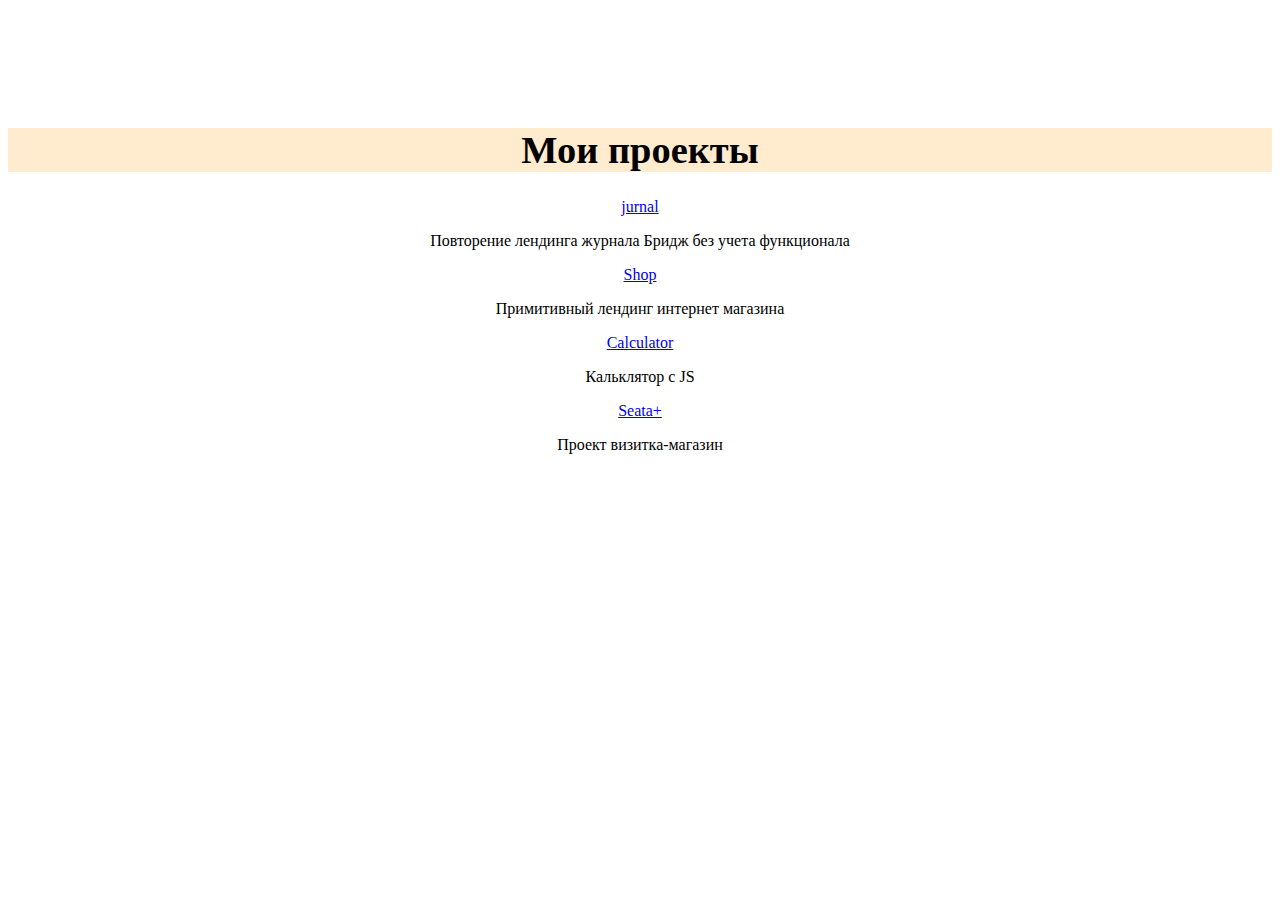
<file: index.html>
<!DOCTYPE html>
<html lang="en">
        <head>
                <meta charset="UTF-8">
                <meta name="viewport" content="width=device-width, initial-scale=1.0">
                <link href="https://cdn.jsdelivr.net/npm/bootstrap@5.3.8/dist/css/bootstrap.min.css" rel="stylesheet" integrity="sha384-sRIl4kxILFvY47J16cr9ZwB07vP4J8+LH7qKQnuqkuIAvNWLzeN8tE5YBujZqJLB" crossorigin="anonymous">
                <title>Gustomyasov S A Projects</title>
                <link rel="stylesheet" href="style.css">
        </head>
        <body>
                <header class="header">
                 <h1>Мои проекты</h1>
            </header>
                    <div class="container text-center">
                        <div class="row align-items-center">
                            <div class="col">
                                <a href="jurnal/">jurnal</a>
                                <p class="card-text">  Повторение лендинга журнала Бридж без учета функционала </p>
                             </div>
                            <div class="col">
                                <a href="shop/">Shop</a>
                                <p class="card-text">  Примитивный лендинг интернет магазина </p>
                            </div>
                            <div class="col">
                                <a href="Calculator/">Calculator</a>
                                <p class="card-text">  Кальклятор с JS </p>
                            </div>
                             <div class="col">
                                <a href="Calculator/">Seata+</a>
                                <p class="card-text">  Проект визитка-магазин </p>
                            </div>
                         </div>
                    </div>
            <script src="https://cdn.jsdelivr.net/npm/bootstrap@5.3.8/dist/js/bootstrap.bundle.min.js" integrity="sha384-FKyoEForCGlyvwx9Hj09JcYn3nv7wiPVlz7YYwJrWVcXK/BmnVDxM+D2scQbITxI" crossorigin="anonymous"></script>
        </body>

</html>
</file>
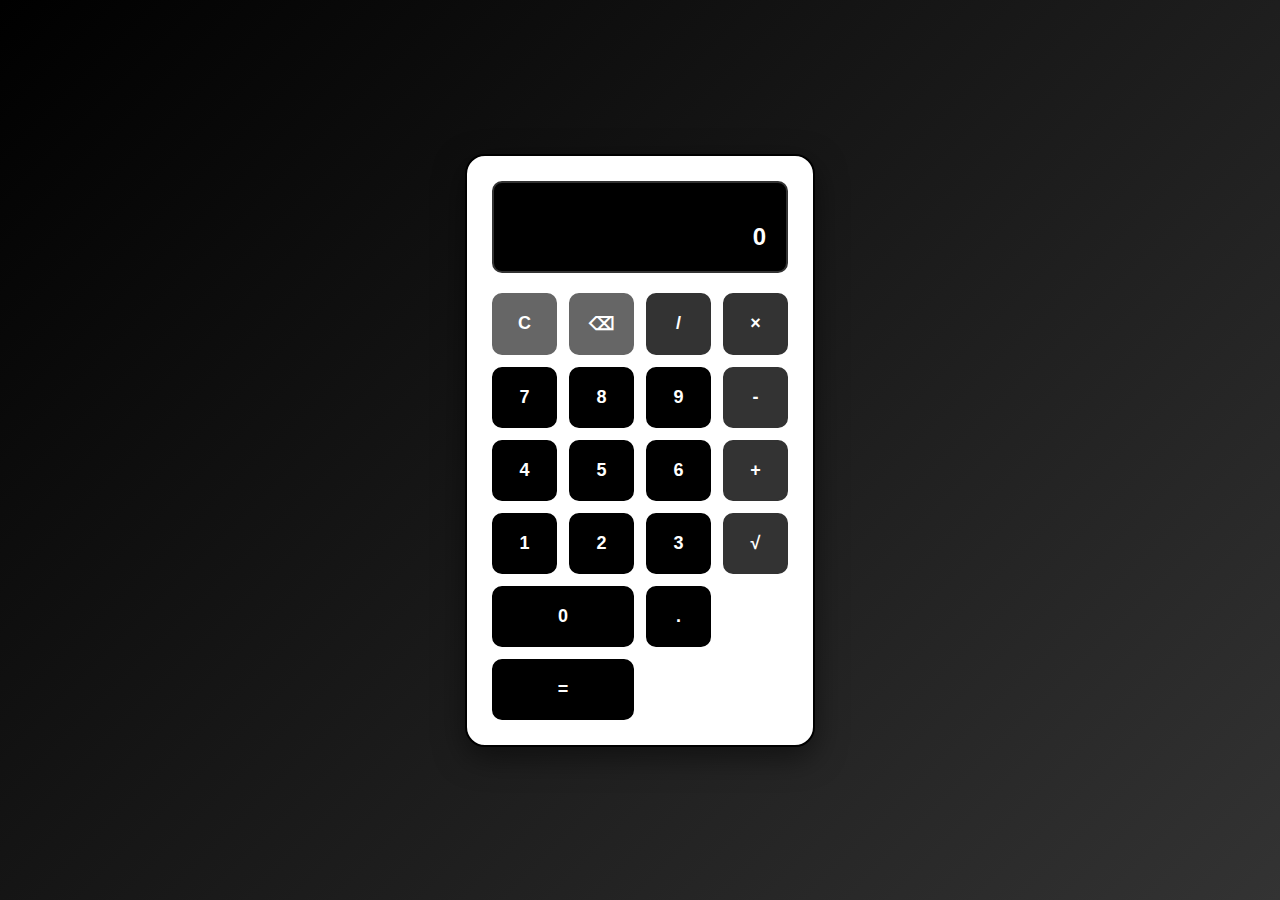
<file: Calculator/index.html>
<!DOCTYPE html>
<html lang="ru">
<head>
    <meta charset="UTF-8">
    <meta name="viewport" content="width=device-width, initial-scale=1.0">
    <link rel="stylesheet" href="css/style.css">
    <title>Calculator</title>
   </head>
<body>
    <div class="calculator">
        <div class="display">
            <div class="previous-operation" id="previous"></div>
            <div class="current-operation" id="current">0</div>
        </div>
        <div class="buttons-grid">
            <button class="clear" onclick="clearCalculator()">C</button>
            <button class="clear" onclick="deleteLast()">⌫</button>
            <button class="operator" onclick="appendOperator('/')">/</button>
            <button class="operator" onclick="appendOperator('*')">×</button>
            
            <button onclick="appendNumber('7')">7</button>
            <button onclick="appendNumber('8')">8</button>
            <button onclick="appendNumber('9')">9</button>
            <button class="operator" onclick="appendOperator('-')">-</button>
            
            <button onclick="appendNumber('4')">4</button>
            <button onclick="appendNumber('5')">5</button>
            <button onclick="appendNumber('6')">6</button>
            <button class="operator" onclick="appendOperator('+')">+</button>
            
            <button onclick="appendNumber('1')">1</button>
            <button onclick="appendNumber('2')">2</button>
            <button onclick="appendNumber('3')">3</button>
            <button class="sqrt" onclick="calculateSquareRoot()">√</button>
            
            <button class="zero" onclick="appendNumber('0')">0</button>
            <button onclick="appendNumber('.')">.</button>
            <button class="equals" onclick="calculateResult()">=</button>
        </div>
    </div>
    <script src="script/script.js"></script>
   
</body>
</html>
</file>
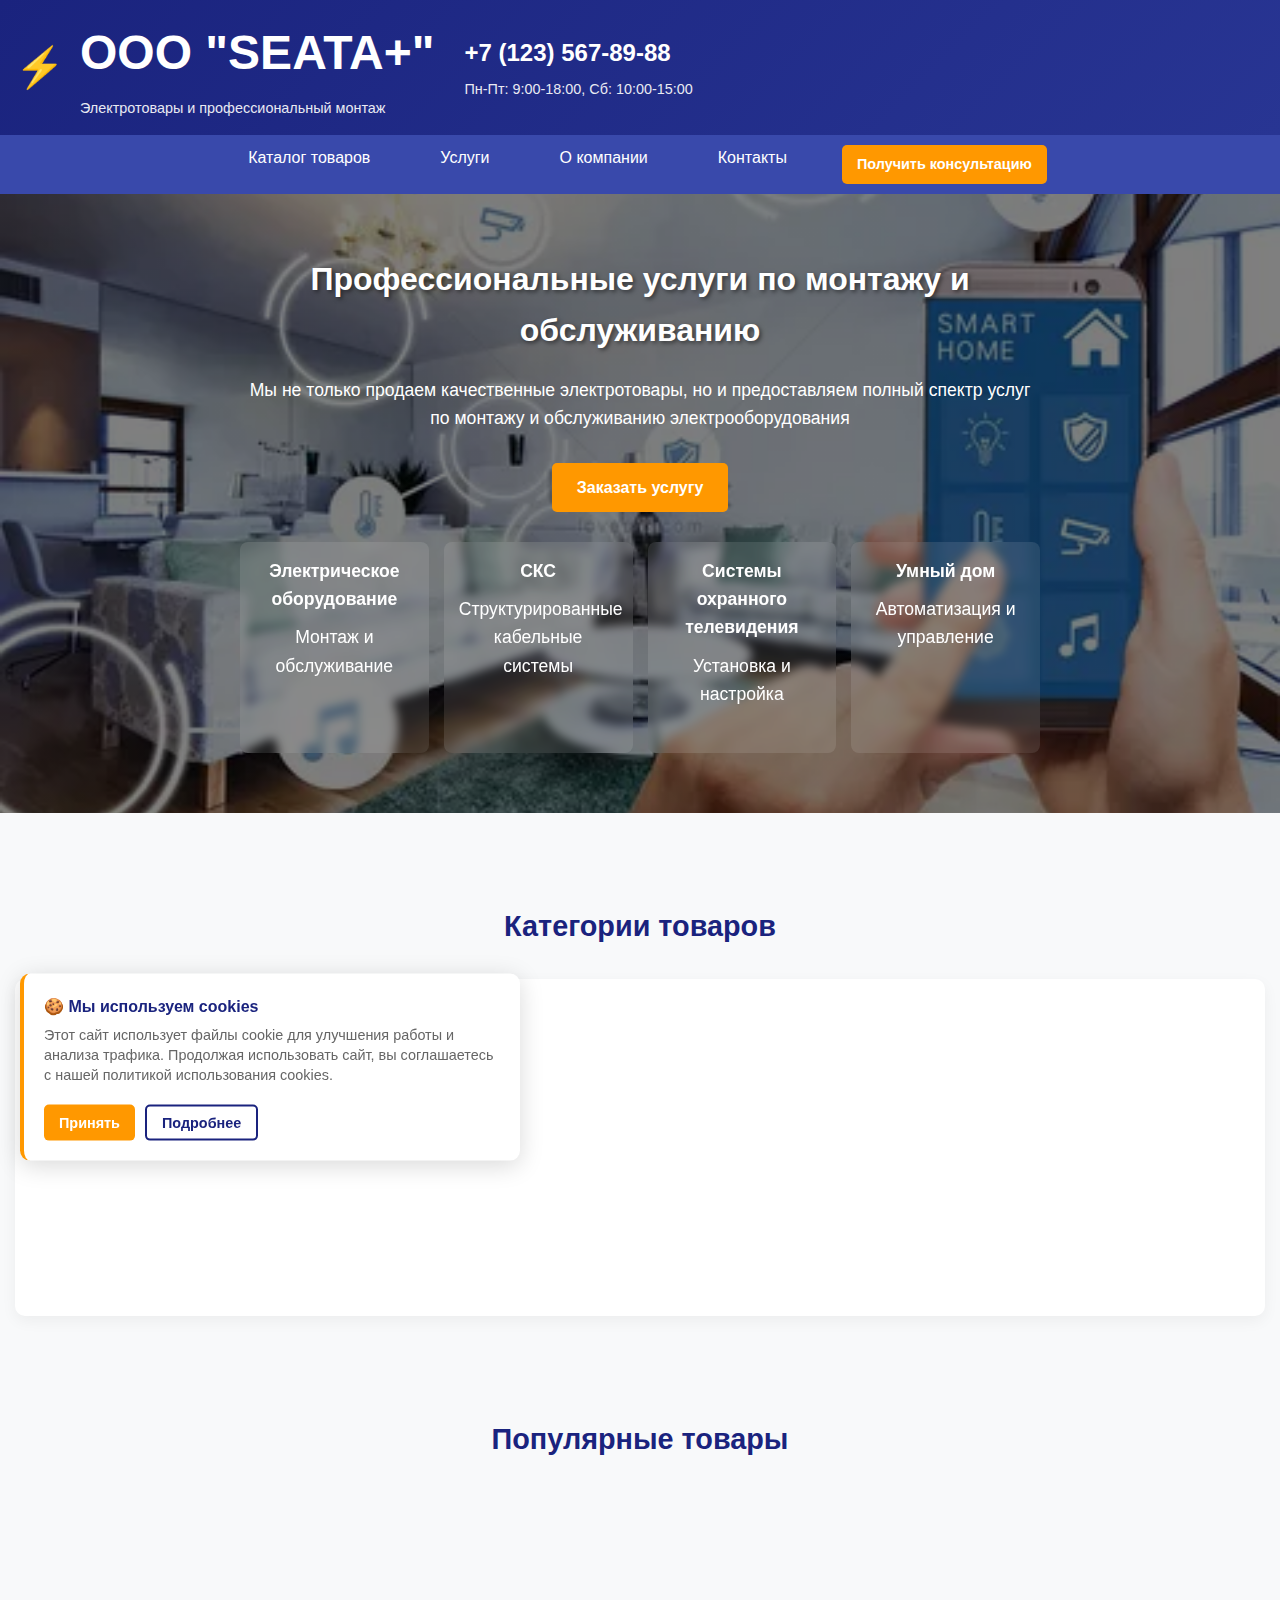
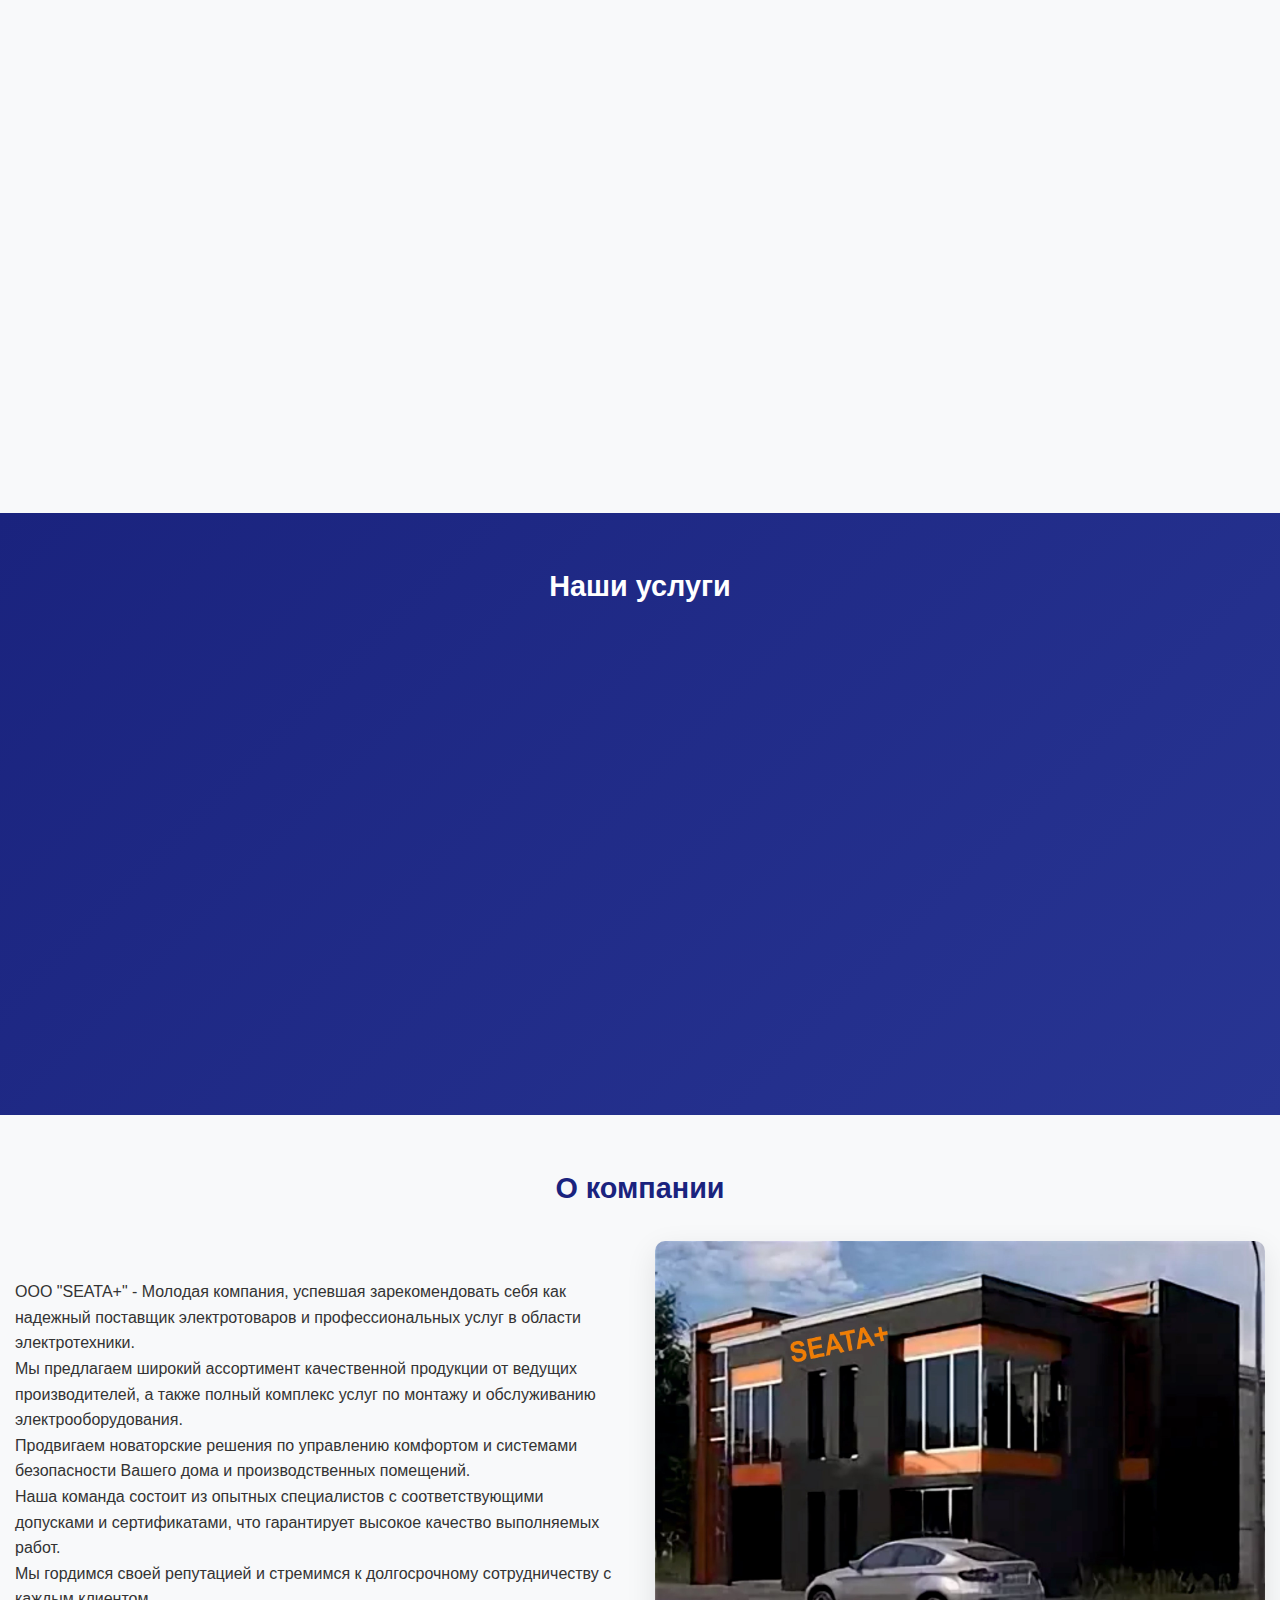
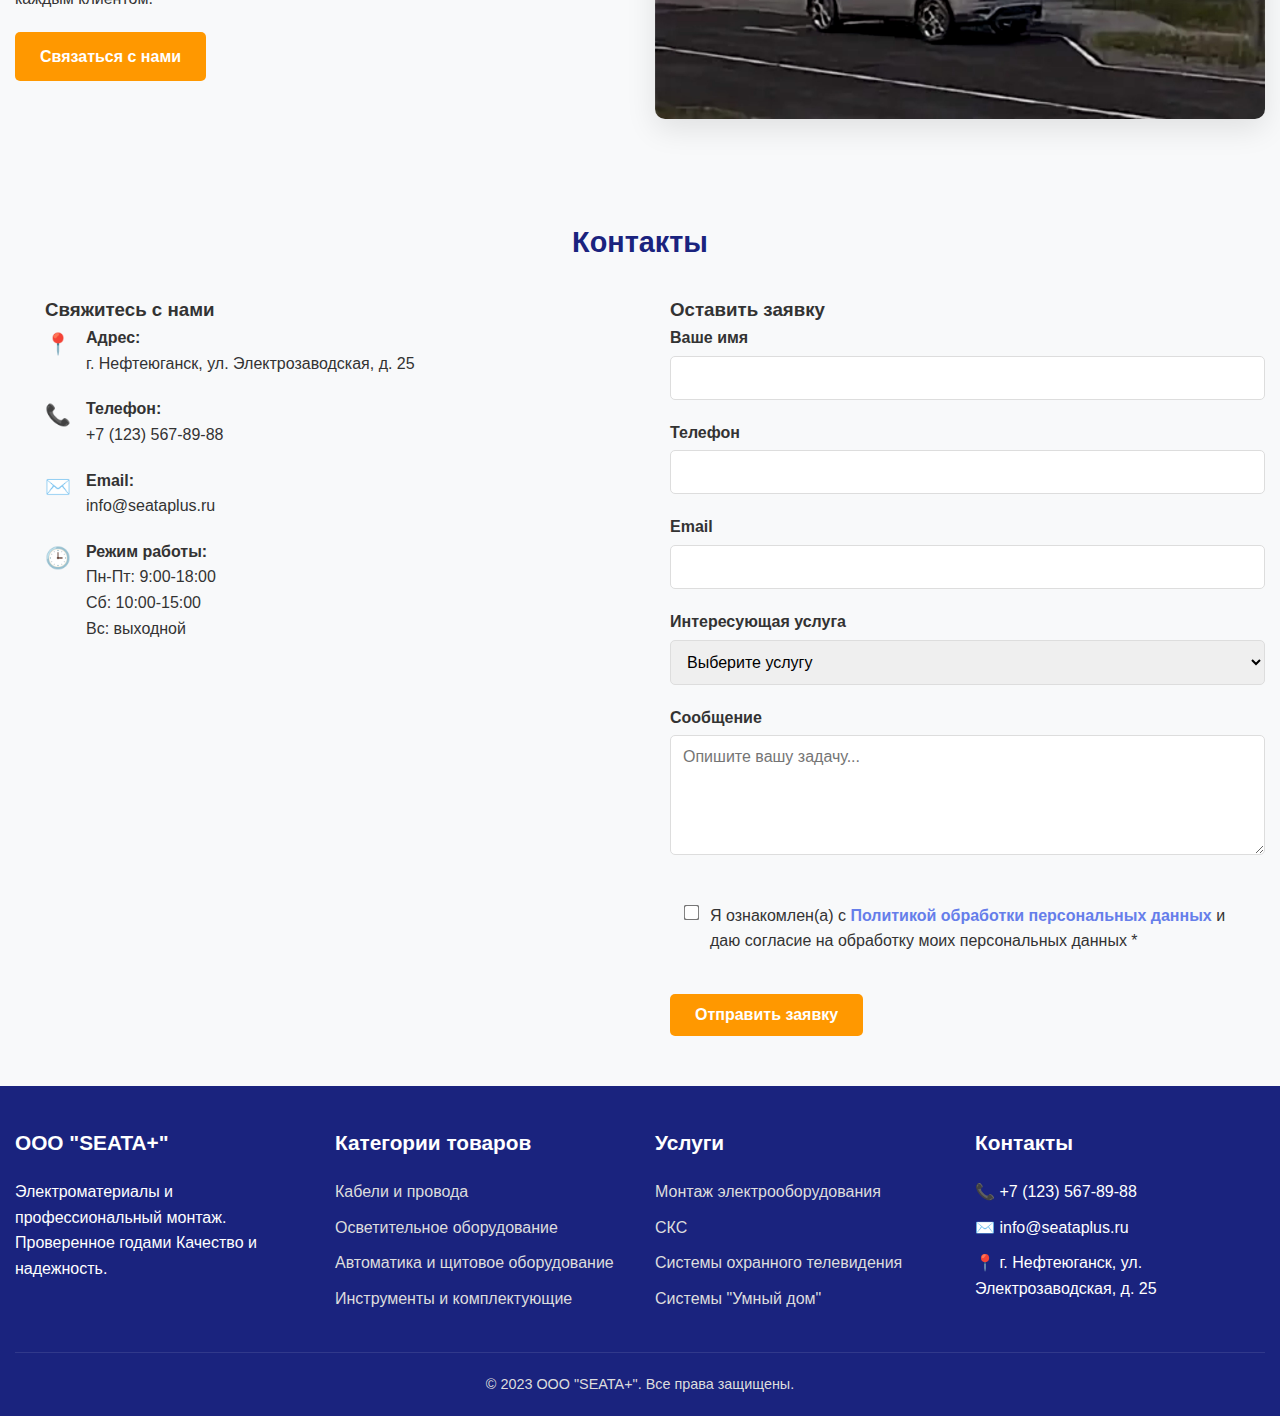
<file: Electrical/index.html>
<!DOCTYPE html>
<html lang="ru">
<head>
    <meta charset="UTF-8">
    <meta name="viewport" content="width=device-width, initial-scale=1.0">
    <title>seataplus.ru Gustomyasov S A Proekt Vizitka-Magazin</title>
    <link href="https://cdn.jsdelivr.net/npm/bootstrap@5.3.8/dist/css/bootstrap.min.css" rel="stylesheet" integrity="sha384-sRIl4kxILFvY47J16cr9ZwB07vP4J8+LH7qKQnuqkuIAvNWLzeN8tE5YBujZqJLB" crossorigin="anonymous">
    <link rel="stylesheet" href="css/style.css">
   
</head>
<body>
   
    <header>
        <div class="container">
            <div class="header-content">
                <div class="logo">
                    <div class="logo-icon">⚡</div>
                    <div class="logo-text">
                        <h1>ООО "SEATA+"</h1>
                        <p>Электротовары и профессиональный монтаж</p>
                    </div>
                </div>
                <div class="contact-info">
                    <div class="phone">+7 (123) 567-89-88</div>
                    <div class="work-hours">Пн-Пт: 9:00-18:00, Сб: 10:00-15:00</div>
                </div>
            </div>
        </div>
    </header>

   
    <nav>
        <div class="container">
            <ul>
                <li><a href="#products">Каталог товаров</a></li>
                <li><a href="#services">Услуги</a></li>
                <li><a href="#about">О компании</a></li>
                <li><a href="#contacts">Контакты</a></li>
                <li><a href="#contacts" class="btn btn-small">Получить консультацию</a></li>
            </ul>
        </div>
    </nav>

    
    <section class="promo-banner" id="promo">
        <div class="container">
            <div class="promo-content">
                <h2>Профессиональные услуги по монтажу и обслуживанию</h2>
                <p>Мы не только продаем качественные электротовары, но и предоставляем полный спектр услуг по монтажу и обслуживанию электрооборудования</p>
                <a href="#contacts" class="btn">Заказать услугу</a>
                
                <div class="services-grid">
                    <div class="service-item">
                        <h3>Электрическое оборудование</h3>
                        <p>Монтаж и обслуживание</p>
                    </div>
                    <div class="service-item">
                        <h3>СКС</h3>
                        <p>Структурированные кабельные системы</p>
                    </div>
                    <div class="service-item">
                        <h3>Системы охранного телевидения</h3>
                        <p>Установка и настройка</p>
                    </div>
                    <div class="service-item">
                        <h3>Умный дом</h3>
                        <p>Автоматизация и управление</p>
                    </div>
                </div>
            </div>
        </div>
    </section>

    
    <section id="products">
        <div class="container">
            <h2 class="section-title">Категории товаров</h2>
            <div class="categories">
                <div class="categories-grid">
                    <div class="category-card" onclick="showCategory('cable')">
                        <div class="category-image">
                            <img src="img/Cable products.webp" alt="Кабели и провода">
                        </div>
                        <div class="category-content">
                            <h3>Кабели и провода</h3>
                            <p>Широкий ассортимент кабельной продукции</p>
                        </div>
                    </div>
                    <div class="category-card" onclick="showCategory('lighting')">
                        <div class="category-image">
                            <img src="img/Lighting equipment.webp" alt="Осветительное оборудование">
                        </div>
                        <div class="category-content">
                            <h3>Осветительное оборудование</h3>
                            <p>Светильники, лампы, комплектующие</p>
                        </div>
                    </div>
                    <div class="category-card" onclick="showCategory('automation')">
                        <div class="category-image">
                            <img src="img/Automation and panel equipment.webp" alt="Автоматика и щитовое оборудование">
                        </div>
                        <div class="category-content">
                            <h3>Автоматика и щитовое оборудование</h3>
                            <p>Автоматы, УЗО, щиты, реле</p>
                        </div>
                    </div>
                    <div class="category-card" onclick="showCategory('tools')">
                        <div class="category-image">
                            <img src="img/Tools and accessories.webp" alt="Инструменты и комплектующие">
                        </div>
                        <div class="category-content">
                            <h3>Инструменты и комплектующие</h3>
                            <p>Профессиональный инструмент и монтажные материалы</p>
                        </div>
                    </div>
                </div>
            </div>
        </div>
    </section>

   
    <section>
        <div class="container">
            <h2 class="section-title">Популярные товары</h2>
            <div class="products-grid">
                <div class="product-card">
                    <div class="product-image">
                        <img src="img/VVGng 3x1.5 cable.webp" alt="Кабель ВВГнг 3х1.5">
                    </div>
                    <div class="product-content">
                        <h3>Кабель ВВГнг 3х1.5</h3>
                        <p>Медный кабель с ПВХ изоляцией, не распространяющий горение</p>
                        <div class="product-price">85 ₽/м</div>
                        <div class="product-actions">
                            <button class="btn btn-small" onclick="addToCart(this)">В корзину</button>
                            <button class="btn btn-small btn-outline" onclick="viewProduct('cable-vvg')">Подробнее</button>
                        </div>
                    </div>
                </div>
                <div class="product-card">
                    <div class="product-image">
                        <img src="img/Circuit breaker 16A.webp" alt="Автоматический выключатель">
                    </div>
                    <div class="product-content">
                        <h3>Автоматический выключатель 16А</h3>
                        <p>Однополюсный автомат защиты, с характеристикой срабатывания - C</p>
                        <div class="product-price">320 ₽</div>
                        <div class="product-actions">
                            <button class="btn btn-small" onclick="addToCart(this)">В корзину</button>
                            <button class="btn btn-small btn-outline" onclick="viewProduct('breaker-16a')">Подробнее</button>
                        </div>
                    </div>
                </div>
                <div class="product-card">
                    <div class="product-image">
                        <img src="img/Светодиодный свет 30.webp" alt="Светодиодный светильник">
                    </div>
                    <div class="product-content">
                        <h3>Светодиодный светильник 30Вт</h3>
                        <p> Защищенный потолочный светильник для офисных помещений</p>
                        <div class="product-price">1 850 ₽</div>
                        <div class="product-actions">
                            <button class="btn btn-small"onclick="addToCart(this)">В корзину</button>
                            <button class="btn btn-small btn-outline" onclick="viewProduct('led-lamp-30w')">Подробнее</button>
                        </div>
                    </div>
                </div>
            </div>
        </div>
    </section>

    
    <section class="services" id="services">
        <div class="container">
            <h2 class="section-title">Наши услуги</h2>
            <div class="services-grid-detailed">
                <div class="service-card">
                    <div class="service-icon">🔌</div>
                    <h3>Монтаж электрооборудования</h3>
                    <p>Проектирование, установка и обслуживание электрооборудования любой сложности. Гарантия качества и соблюдение сроков.</p>
                    <a href="#contacts" class="btn btn-small" style="margin-top: 15px;">Заказать</a>
                </div>
                <div class="service-card">
                    <div class="service-icon">📡</div>
                    <h3>СКС (Структурированные кабельные системы)</h3>
                    <p>Проектирование и монтаж структурированных кабельных систем для офисов, производственных помещений и жилых зданий.</p>
                    <a href="#contacts" class="btn btn-small" style="margin-top: 15px;">Заказать</a>
                </div>
                <div class="service-card">
                    <div class="service-icon">📹</div>
                    <h3>Системы охранного телевидения</h3>
                    <p>Установка и настройка систем видеонаблюдения, подбор оптимального оборудования для ваших задач, настройка параметров.</p>
                    <a href="#contacts" class="btn btn-small" style="margin-top: 15px;">Заказать</a>
                </div>
                <div class="service-card">
                    <div class="service-icon">🏠</div>
                    <h3>Системы комфорта "Умный дом"</h3>
                    <p>Проектирование автономных систем, автоматизация управления освещением, климатом, безопасностью и другими системами вашего дом.</p>
                    <a href="#contacts" class="btn btn-small" style="margin-top: 15px;">Заказать</a>
                </div>
            </div>
        </div>
    </section>
 
  
    <section id="about">
        <div class="container">
            <h2 class="section-title">О компании</h2>
            <div class="about-content">
                <div class="about-text">
                    <p>ООО "SEATA+" - Молодая компания, успевшая зарекомендовать себя как надежный поставщик электротоваров и профессиональных услуг в области электротехники.</p>
                    <p>Мы предлагаем широкий ассортимент качественной продукции от ведущих производителей, а также полный комплекс услуг по монтажу и обслуживанию электрооборудования.</p>
                    <p>Продвигаем новаторские решения по управлению комфортом и системами безопасности Вашего дома и производственных помещений.</p>
                    <p>Наша команда состоит из опытных специалистов с соответствующими допусками и сертификатами, что гарантирует высокое качество выполняемых работ.</p>
                    <p>Мы гордимся своей репутацией и стремимся к долгосрочному сотрудничеству с каждым клиентом.</p>
                    <a href="#contacts" class="btn" style="margin-top: 20px;">Связаться с нами</a>
                </div>
                <div class="about-image">
                    <img src="img/Ofis.webp" alt="Наш офис">
                </div>
            </div>
        </div>
    </section>

   
    <section id="contacts">
        <div class="container">
            <h2 class="section-title">Контакты</h2>
            <div class="contacts-content">
                <div class="contact-info">
                    <h3>Свяжитесь с нами</h3>
                    <div class="contact-item">
                        <div class="contact-icon">📍</div>
                        <div>
                            <strong>Адрес:</strong><br>
                           г. Нефтеюганск, ул. Электрозаводская, д. 25
                        </div>
                    </div>
                    <div class="contact-item">
                        <div class="contact-icon">📞</div>
                        <div>
                            <strong>Телефон:</strong><br>
                           +7 (123) 567-89-88
                        </div>
                    </div>
                    <div class="contact-item">
                        <div class="contact-icon">✉️</div>
                        <div>
                            <strong>Email:</strong><br>
                            info@seataplus.ru
                        </div>
                    </div>
                    <div class="contact-item">
                        <div class="contact-icon">🕒</div>
                        <div>
                            <strong>Режим работы:</strong><br>
                            Пн-Пт: 9:00-18:00<br>
                            Сб: 10:00-15:00<br>
                            Вс: выходной
                        </div>
                    </div>
                </div>
                <div class="contact-form">
                    <h3>Оставить заявку</h3>
                    <form id="requestForm">
                        <div class="form-group">
                            <label for="name">Ваше имя</label>
                            <input type="text" id="name" name="name" required>
                            <div class="error-message" id="nameError">Поле обязательно для заполнения</div>
                        </div>
                        <div class="form-group">
                            <label for="phone">Телефон</label>
                            <input type="tel" id="phone"  name="phone">
                            </div>
                        <div class="form-group">
                            <label for="email">Email</label>
                            <input type="email" id="email" name="email" required>
                            <div class="error-message" id="emailError">Введите корректный email</div>
                        </div>
                        <div class="form-group">
                            <label for="service">Интересующая услуга</label>
                            <select id="service">
                                <option value="">Выберите услугу</option>
                                <option value="electro">Монтаж электрооборудования</option>
                                <option value="scs">СКС</option>
                                <option value="cctv">Системы охранного телевидения</option>
                                <option value="smart">Системы "Умный дом"</option>
                                <option value="consult">Консультация</option>
                            </select>
                        </div>
                        <div class="form-group">
                            <label for="message">Сообщение</label>
                            <textarea id="message" name="message" placeholder="Опишите вашу задачу..." rows="4"></textarea>
                        </div>

                       
                        <div class="checkbox-group">
                            <input type="checkbox" id="policyAgreement" name="policyAgreement" required>
                            <label for="policyAgreement">
                                 Я ознакомлен(а) с 
                            <a class="policy-link" id="policyLink">Политикой обработки персональных данных</a>
                             и даю согласие на обработку моих персональных данных *
                            </label>
                            </div>
                            <div class="error-message" id="policyError">Необходимо согласие с политикой конфиденциальности</div>
                            <button type="submit" class="btn" id="submitBtn">Отправить заявку</button>
                    </form>
                        <div class="success-message" id="successMessage">
                            Ваша заявка успешно отправлена! Мы свяжемся с вами в ближайшее время.
                        </div>
                </div>
            </div>
        </div>
    </section>

  
    <footer>
        <div class="container">
            <div class="footer-content">
                <div class="footer-column">
                    <h3>ООО "SEATA+"</h3>
                    <p>Электроматериалы и профессиональный монтаж. Проверенное годами Качество и надежность.</p>
                </div>
                <div class="footer-column">
                    <h3>Категории товаров</h3>
                    <ul>
                        <li><a href="#">Кабели и провода</a></li>
                        <li><a href="#">Осветительное оборудование</a></li>
                        <li><a href="#">Автоматика и щитовое оборудование</a></li>
                        <li><a href="#">Инструменты и комплектующие</a></li>
                    </ul>
                </div>
                <div class="footer-column">
                    <h3>Услуги</h3>
                    <ul>
                        <li><a href="#">Монтаж электрооборудования</a></li>
                        <li><a href="#">СКС</a></li>
                        <li><a href="#">Системы охранного телевидения</a></li>
                        <li><a href="#">Системы "Умный дом"</a></li>
                    </ul>
                </div>
                <div class="footer-column">
                    <h3>Контакты</h3>
                    <ul>
                        <li>📞 +7 (123) 567-89-88</li>
                        <li>✉️ info@seataplus.ru</li>
                        <li>📍 г. Нефтеюганск, ул. Электрозаводская, д. 25</li>
                    </ul>
                </div>
            </div>
            <div class="copyright">
                <p>&copy; 2023 ООО "SEATA+". Все права защищены.</p>
            </div>
        </div>
    </footer>

   
    <div class="modal" id="categoryModal">
        <div class="modal-content">
            <span class="close-modal" onclick="closeModal()">&times;</span>
            <h2 id="modalTitle">Категория товаров</h2>
            <div id="modalContent">
                <p>Здесь будет информация о выбранной категории товаров.</p>
            </div>
        </div>
    </div>
  
    <div class="modal" id="policyModal">
        <div class="modal-content">
            <div class="modal-header">
                <h2>Политика обработки персональных данных</h2>
                <button class="close-modal" id="closeModal">&times;</button>
            </div>
            <div class="modal-body">
                <h3>1. Общие положения</h3>
                <p>Настоящая политика обработки персональных данных составлена в соответствии с требованиями Федерального закона от 27.07.2006 №152-ФЗ «О персональных данных» и определяет порядок обработки персональных данных и меры по обеспечению безопасности персональных данных, предпринимаемые ООО "SEATA+" (далее – Оператор).</p>
                
                <h3>2. Основные понятия, используемые в Политике</h3>
                <p>Автоматизированная обработка персональных данных – обработка персональных данных с помощью средств вычислительной техники.</p>
                <p>Блокирование персональных данных – временное прекращение обработки персональных данных (за исключением случаев, если обработка необходима для уточнения персональных данных).</p>
                
                <h3>3. Оператор может обрабатывать следующие персональные данные Пользователя</h3>
                <ul>
                    <li>Фамилия, имя, отчество;</li>
                    <li>Электронный адрес;</li>
                    <li>Номера телефонов;</li>
                    <li>Также на сайте происходит сбор и обработка обезличенных данных о посетителях (в т.ч. файлов «cookie») с помощью сервисов интернет-статистики (Яндекс Метрика и Гугл Аналитика и других).</li>
                </ul>
                
                <h3>4. Цели обработки персональных данных</h3>
                <p>Цель обработки персональных данных Пользователя — информирование Пользователя посредством отправки электронных писем; предоставление доступа Пользователю к сервисам, информации и/или материалам, содержащимся на веб-сайте.</p>
                <p>Также Оператор имеет право направлять Пользователю уведомления о новых продуктах и услугах, специальных предложениях и различных событиях. Пользователь всегда может отказаться от получения информационных сообщений, направив Оператору письмо на адрес электронной почты info@SEATA+energy.ru с пометкой «Отказ от уведомлений о новых продуктах и услугах и специальных предложениях».</p>
                
                <h3>5. Правовые основания обработки персональных данных</h3>
                <p>Оператор обрабатывает персональные данные Пользователя только в случае их заполнения и/или отправки Пользователем самостоятельно через специальные формы, расположенные на сайте. Заполняя соответствующие формы и/или отправляя свои персональные данные Оператору, Пользователь выражает свое согласие с данной Политикой.</p>
                
                <h3>6. Порядок сбора, хранения, передачи и других видов обработки персональных данных</h3>
                <p>Безопасность персональных данных, которые обрабатываются Оператором, обеспечивается путем реализации правовых, организационных и технических мер, необходимых для выполнения в полном объеме требований действующего законодательства в области защиты персональных данных.</p>
                
                <h3>7. Заключительные положения</h3>
                <p>Пользователь может получить любые разъяснения по интересующим вопросам, касающимся обработки его персональных данных, обратившись к Оператору с помощью электронной почты info@SEATA+energy.ru.</p>
                <p>В данном документе будут отражены любые изменения политики обработки персональных данных Оператором. Политика действует бессрочно до замены ее новой версией.</p>
            </div>
        </div>
    </div>
      
    <div class="cookies-notification" id="cookiesNotification">
            <div class="cookies-content">
                <div class="cookies-text">
                    <h4>🍪 Мы используем cookies</h4>
                    <p>Этот сайт использует файлы cookie для улучшения работы и анализа трафика. Продолжая использовать сайт, вы соглашаетесь с нашей политикой использования cookies.</p>
                </div>
                <div class="cookies-buttons">
                    <button class="btn btn-small" onclick="acceptCookies()">Принять</button>
                    <button class="btn btn-small btn-outline" onclick="openCookiesPolicy()">Подробнее</button>
                </div>
            </div>
    </div>

    
    <script src="script/script.js"></script>
   
</body>
</html>
</file>
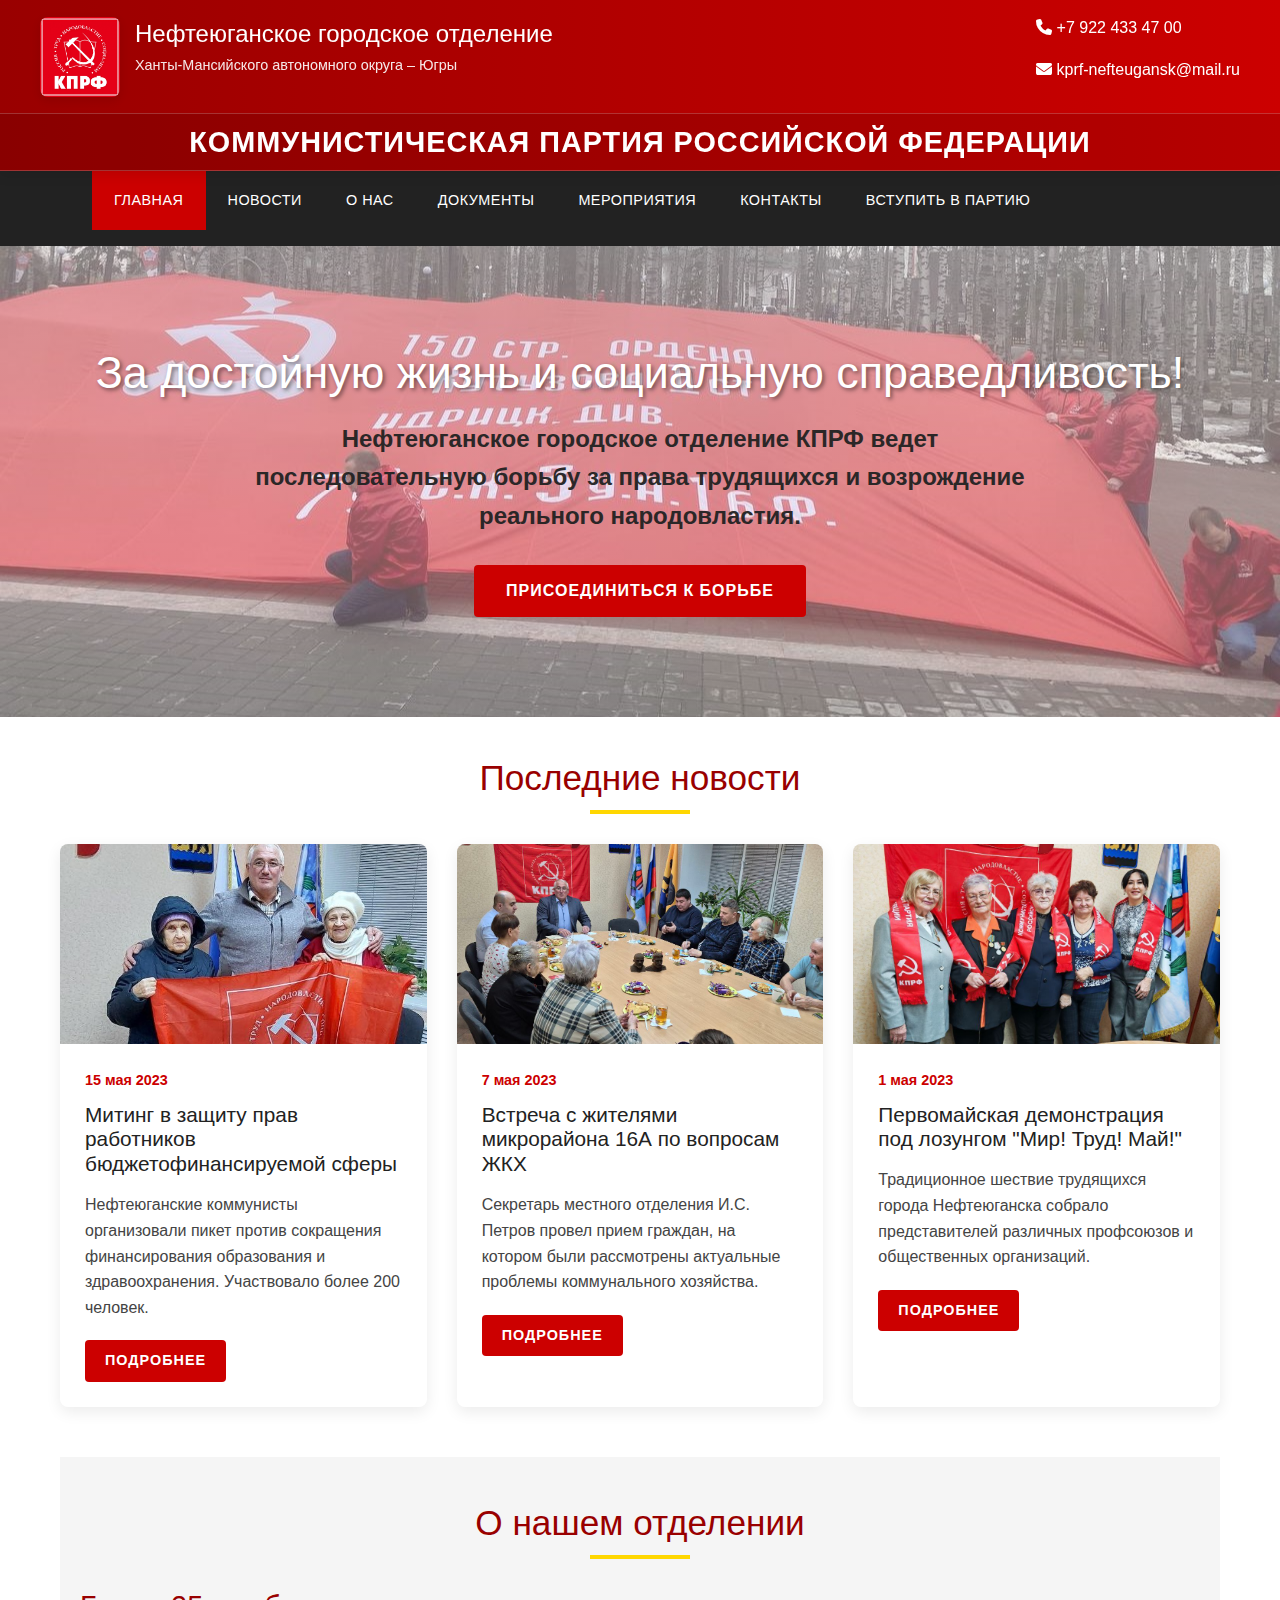
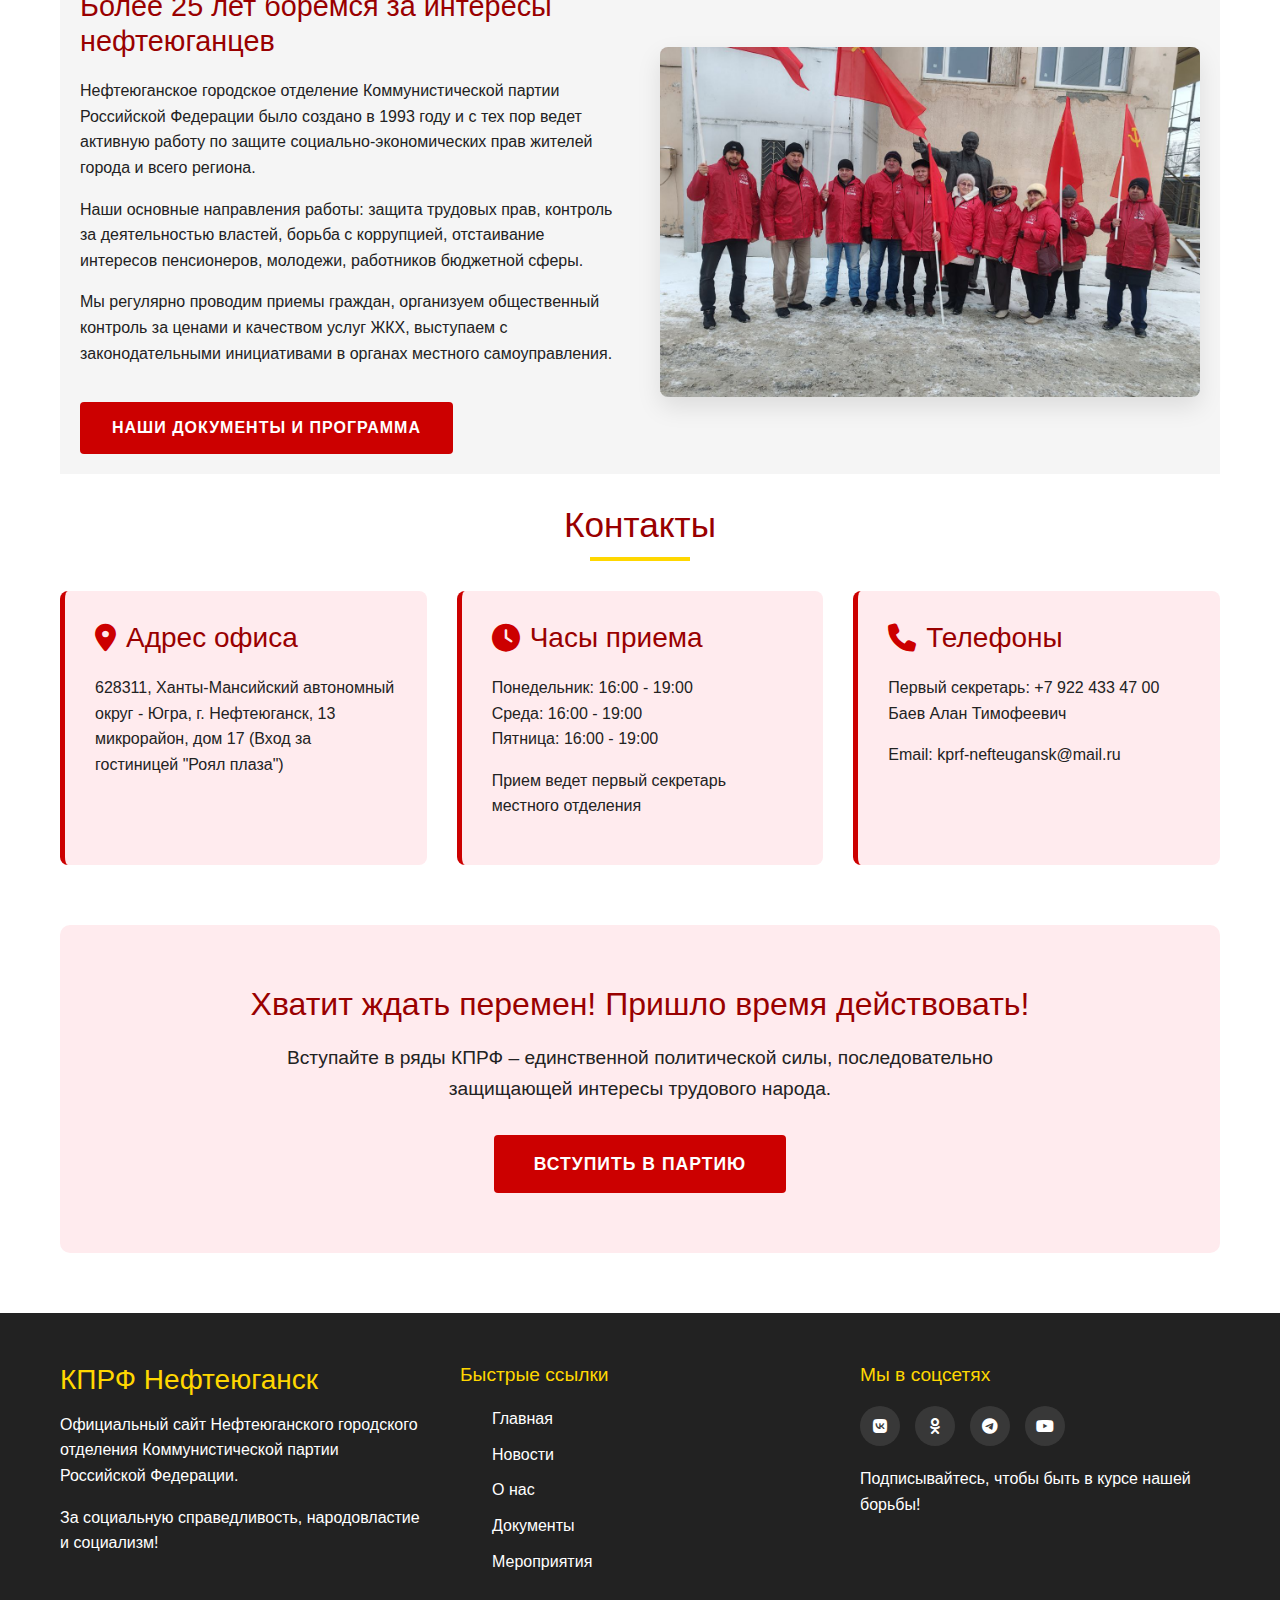
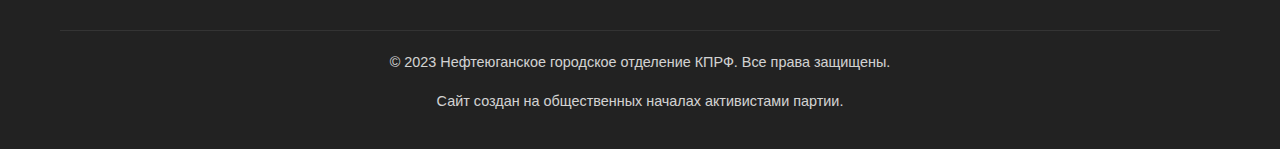
<file: KPRF/index.html>
<!DOCTYPE html>
<html lang="ru">
<head>
    <meta charset="UTF-8">
    <meta name="viewport" content="width=device-width, initial-scale=1.0">
    <title>Нефтеюганское городское отделение КПРФ | Официальный сайт</title>
    <link href="https://cdn.jsdelivr.net/npm/bootstrap@5.3.3/dist/css/bootstrap.min.css" rel="stylesheet" integrity="sha384-QWTKZyjpPEjISv5WaRU9OFeRpok6YctnYmDr5pNlyT2bRjXh0JMhjY6hW+ALEwIH" crossorigin="anonymous">
    <link rel="stylesheet" href="https://cdnjs.cloudflare.com/ajax/libs/font-awesome/6.4.0/css/all.min.css">
    <style>
        /* Основные стили */
        :root {
            --primary-red: #CC0000;
            --dark-red: #990000;
            --light-red: #FFEBEE;
            --gold: #FFD700;
            --dark: #222;
            --gray: #444;
            --light-gray: #f5f5f5;
            --white: #ffffff;
        }

        * {
            margin: 0;
            padding: 0;
            box-sizing: border-box;
            font-family: 'Segoe UI', Tahoma, Geneva, Verdana, sans-serif;
        }

        body {
            line-height: 1.6;
            color: var(--dark);
            background-color: var(--white);
        }

        a {
            text-decoration: none;
            color: inherit;
        }

        .container {
            width: 100%;
            max-width: 1200px;
            margin: 0 auto;
            padding: 0 20px;
        }

        /* Шапка */
        header {
            background: linear-gradient(to right, var(--dark-red), var(--primary-red));
            color: var(--white);
            box-shadow: 0 4px 12px rgba(0, 0, 0, 0.1);
            position: sticky;
            top: 0;
            z-index: 1000;
        }

        .header-top {
            display: flex;
            justify-content: space-between;
            align-items: center;
            padding: 15px 0;
        }

        .logo {
            display: flex;
            align-items: center;
            gap: 15px;
        }

        .logo-icon {
            display: flex;
            align-items: center;
            flex-wrap: wrap;
            gap: 1rem;
            font-size: 2.8rem;
            color: var(--gold);
        }
       
        .logo-icon-img img {
            width: 80px;
            height: 80px;
            object-fit: contain;
            border-radius: 8px;
            background: none;
            padding: 0;
            box-shadow: 0 3px 10px rgba(0,0,0,0.1);
            transition: transform 0.3s ease;
        }

        .logo-icon-img img:hover {
            transform: scale(1.05);
        }

        .logo-text h1 {
            font-size: 1.5rem;
            line-height: 1.2;
            margin-bottom: 5px;
        }

        .logo-text p {
            font-size: 0.9rem;
            opacity: 0.9;
        }

        .party-name {
            text-align: center;
            font-size: 1.8rem;
            font-weight: bold;
            letter-spacing: 1px;
            padding: 5px 0;
            border-top: 1px solid rgba(255,255,255,0.2);
            border-bottom: 1px solid rgba(255,255,255,0.2);
            background-color: rgba(0,0,0,0.1);
        }

        /* Навигация */
        nav {
            background-color: var(--dark);
        }

        .nav-container {
            display: flex;
            justify-content: space-between;
            align-items: center;
        }

        .nav-links {
            display: flex;
            list-style: none;
        }

        .nav-links li {
            position: relative;
        }

        .nav-links a {
            display: block;
            padding: 18px 22px;
            color: var(--white);
            font-weight: 500;
            transition: all 0.3s ease;
            text-transform: uppercase;
            font-size: 0.9rem;
            letter-spacing: 0.5px;
        }

        .nav-links a:hover {
            background-color: var(--primary-red);
        }

        .nav-links .active {
            background-color: var(--primary-red);
        }

        .mobile-menu-btn {
            display: none;
            background: none;
            border: none;
            color: white;
            font-size: 1.5rem;
            cursor: pointer;
            padding: 10px;
        }

        /* Главный баннер */
        .hero {
            background: linear-gradient(rgba(235, 229, 229, 0.5), rgba(240, 238, 238, 0.3)), url('img/fon.webp');
            background-size: cover;
            background-position: center;
            color: var(--white);
            text-align: center;
            padding: 100px 20px;
            margin-bottom: 40px;
        }

        .hero h2 {
            font-size: 2.8rem;
            margin-bottom: 20px;
            text-shadow: 2px 2px 4px rgba(0,0,0,0.5);
        }

        .hero p {
            font-size: 1.3rem;
            max-width: 800px;
            margin: 0 auto 30px;
            opacity: 0.95;
        }

        .btn {
            display: inline-block;
            background-color: var(--primary-red);
            color: white;
            padding: 14px 32px;
            border-radius: 4px;
            font-weight: bold;
            text-transform: uppercase;
            letter-spacing: 1px;
            transition: all 0.3s ease;
            border: none;
            cursor: pointer;
            font-size: 1rem;
        }

        .btn:hover {
            background-color: var(--dark-red);
            transform: translateY(-3px);
            box-shadow: 0 6px 12px rgba(0,0,0,0.2);
        }

        /* Основной контент */
        .section-title {
            text-align: center;
            margin: 25px 0 30px;
            color: var(--dark-red);
            font-size: 2.2rem;
            position: relative;
            padding-bottom: 15px;
        }

        .section-title:after {
            content: '';
            position: absolute;
            bottom: 0;
            left: 50%;
            transform: translateX(-50%);
            width: 100px;
            height: 4px;
            background-color: var(--gold);
        }

        /* Новости */
        .news-grid {
            display: grid;
            grid-template-columns: repeat(auto-fill, minmax(350px, 1fr));
            gap: 30px;
            margin-bottom: 50px;
        }

        .news-card {
            background-color: var(--white);
            border-radius: 8px;
            overflow: hidden;
            box-shadow: 0 5px 15px rgba(0,0,0,0.08);
            transition: transform 0.3s ease;
        }

        .news-card:hover {
            transform: translateY(-10px);
        }

        .news-img {
            height: 200px;
            width: 100%;
            background-color: #ddd;
            background-size: cover;
            background-position: center;
        }

        .news-content {
            padding: 25px;
        }

        .news-date {
            color: var(--primary-red);
            font-size: 0.9rem;
            font-weight: 600;
            margin-bottom: 10px;
        }

        .news-title {
            font-size: 1.3rem;
            margin-bottom: 15px;
            color: var(--dark);
        }

        .news-excerpt {
            color: var(--gray);
            margin-bottom: 20px;
        }

        /* О нас */
        .about {
            background-color: var(--light-gray);
            padding: 20px 0;
            margin: 30px 0;
        }

        .about-content {
            display: flex;
            align-items: center;
            gap: 40px;
        }

        .about-text {
            flex: 1;
        }

        .about-text h3 {
            color: var(--dark-red);
            margin-bottom: 20px;
            font-size: 1.8rem;
        }

        .about-image {
            flex: 1;
            height: 350px;
            background-color: #ccc;
            background-image: url('img/for.webp');
            background-size: cover;
            background-position: center;
            border-radius: 8px;
            box-shadow: 0 10px 25px rgba(0,0,0,0.1);
        }

        /* Контакты */
        .contact-info {
            display: grid;
            grid-template-columns: repeat(auto-fit, minmax(300px, 1fr));
            gap: 30px;
            margin-bottom: 60px;
        }

        .contact-card {
            background-color: var(--light-red);
            padding: 30px;
            border-radius: 8px;
            border-left: 5px solid var(--primary-red);
        }

        .contact-card h3 {
            color: var(--dark-red);
            margin-bottom: 20px;
            display: flex;
            align-items: center;
            gap: 10px;
        }

        .contact-card i {
            color: var(--primary-red);
        }

        /* Подвал */
        footer {
            background-color: var(--dark);
            color: var(--white);
            padding: 50px 0 20px;
        }

        .footer-content {
            display: grid;
            grid-template-columns: repeat(auto-fit, minmax(250px, 1fr));
            gap: 40px;
            margin-bottom: 40px;
        }

        .footer-logo h3 {
            color: var(--gold);
            margin-bottom: 15px;
        }

        .footer-links h4, .footer-social h4 {
            color: var(--gold);
            margin-bottom: 20px;
            font-size: 1.2rem;
        }

        .footer-links ul {
            list-style: none;
        }

        .footer-links li {
            margin-bottom: 10px;
        }

        .footer-links a:hover {
            color: var(--gold);
            padding-left: 5px;
            transition: all 0.3s ease;
        }

        .social-icons {
            display: flex;
            gap: 15px;
        }

        .social-icons a {
            display: inline-flex;
            align-items: center;
            justify-content: center;
            width: 40px;
            height: 40px;
            background-color: rgba(255,255,255,0.1);
            border-radius: 50%;
            transition: all 0.3s ease;
        }

        .social-icons a:hover {
            background-color: var(--primary-red);
            transform: translateY(-5px);
        }

        .copyright {
            text-align: center;
            padding-top: 20px;
            border-top: 1px solid rgba(255,255,255,0.1);
            font-size: 0.9rem;
            opacity: 0.8;
        }

        /* Адаптивность */
        @media (max-width: 992px) {
            .about-content {
                flex-direction: column;
            }
            .about-image {
                width: 100%;
            }
            .hero h2 {
                font-size: 2.2rem;
            }
        }

        @media (max-width: 768px) {
            .mobile-menu-btn {
                display: block;
            }
            .nav-links {
                position: fixed;
                top: 130px;
                left: -100%;
                width: 100%;
                flex-direction: column;
                background-color: var(--dark);
                transition: left 0.5s ease;
                z-index: 999;
            }
            .nav-links.active {
                left: 0;
            }
            .nav-links li {
                width: 100%;
                text-align: center;
                border-bottom: 1px solid rgba(255,255,255,0.1);
            }
             header {
                position: relative;
                top: auto;
            }
            .party-name {
                font-size: 1.4rem;
                padding: 8px 0;
            }
            .header-top {
                flex-direction: column;
                text-align: center;
                gap: 15px;
            }
            .news-grid {
                grid-template-columns: 1fr;
            }
            .hero {
                padding: 40px 20px;
            }
            .logo-text h1 {
                font-size: 1.3rem;
            }
            .hero h2 {
                font-size: 1.8rem;
            }
            .hero p {
                font-size: 1.1rem;
            }
        }
    </style>
</head>
<body>
    <!-- Шапка сайта -->
    <header>
        <div class="container header-top">
            <div class="logo">
                <div class="logo-icon">
                    <!-- <i class="fas fa-fist-raised"></i> -->
                     <div class="logo-icon-img">
                        <img src="img/resize.webp" alt="Логотип КПРФ">
                    </div>
                </div>
                <div class="logo-text">
                    <h1>Нефтеюганское городское отделение</h1>
                    <p>Ханты-Мансийского автономного округа – Югры</p>
                </div>
            </div>
            <div class="header-contacts">
                <p><i class="fas fa-phone"></i> +7 922 433 47 00</p>
                <p><i class="fas fa-envelope"></i> kprf-nefteugansk@mail.ru</p>
            </div>
        </div>
        <div class="party-name">
            КОММУНИСТИЧЕСКАЯ ПАРТИЯ РОССИЙСКОЙ ФЕДЕРАЦИИ
        </div>
    </header>

    <!-- Навигация -->
    <nav>
        <div class="container nav-container">
            <ul class="nav-links">
                <li><a href="#home" class="active">Главная</a></li>
                <li><a href="#news">Новости</a></li>
                <li><a href="#about">О нас</a></li>
                <li><a href="#documents">Документы</a></li>
                <li><a href="#events">Мероприятия</a></li>
                <li><a href="#contacts">Контакты</a></li>
                <li><a href="#join">Вступить в партию</a></li>
            </ul>
            <button class="mobile-menu-btn" id="menuToggle">
                <i class="fas fa-bars"></i>
            </button>
        </div>
    </nav>

    <!-- Главный баннер -->
    <section class="hero" id="home">
        <div class="container">
            <h2>За достойную жизнь и социальную справедливость!</h2>
            <p class="slogon" style="color: var(--dark); font-weight: 700; font-size: 24px;">Нефтеюганское городское отделение КПРФ ведет последовательную борьбу за права трудящихся и возрождение реального народовластия.</p>
            <a href="#join" class="btn">Присоединиться к борьбе</a>
        </div>
    </section>

    <!-- Основной контент -->
    <main class="container">
        <!-- Новости -->
        <h2 class="section-title" id="news">Последние новости</h2>
        <div class="news-grid">
            <article class="news-card">
                <div class="news-img" style="background-image: url('img/сторожилы.webp');"></div>
                <div class="news-content">
                    <div class="news-date">15 мая 2023</div>
                    <h3 class="news-title">Митинг в защиту прав работников бюджетофинансируемой сферы</h3>
                    <p class="news-excerpt">Нефтеюганские коммунисты организовали пикет против сокращения финансирования образования и здравоохранения. Участвовало более 200 человек.</p>
                    <a href="#" class="btn" style="padding: 10px 20px; font-size: 0.9rem;">Подробнее</a>
                </div>
            </article>
            <article class="news-card">
                <div class="news-img" style="background-image: url('img/сщвещание.webp');"></div>
                <div class="news-content">
                    <div class="news-date">7 мая 2023</div>
                    <h3 class="news-title">Встреча с жителями микрорайона 16А по вопросам ЖКХ</h3>
                    <p class="news-excerpt">Секретарь местного отделения И.С. Петров провел прием граждан, на котором были рассмотрены актуальные проблемы коммунального хозяйства.</p>
                    <a href="#" class="btn" style="padding: 10px 20px; font-size: 0.9rem;">Подробнее</a>
                </div>
            </article>
            <article class="news-card">
                <div class="news-img" style="background-image: url('img/Девушки.webp');"></div>
                <div class="news-content">
                    <div class="news-date">1 мая 2023</div>
                    <h3 class="news-title">Первомайская демонстрация под лозунгом "Мир! Труд! Май!"</h3>
                    <p class="news-excerpt">Традиционное шествие трудящихся города Нефтеюганска собрало представителей различных профсоюзов и общественных организаций.</p>
                    <a href="#" class="btn" style="padding: 10px 20px; font-size: 0.9rem;">Подробнее</a>
                </div>
            </article>
        </div>

        <!-- О нас -->
        <section class="about" id="about">
            <div class="container">
                <h2 class="section-title">О нашем отделении</h2>
                <div class="about-content">
                    <div class="about-text">
                        <h3>Более 25 лет боремся за интересы нефтеюганцев</h3>
                        <p>Нефтеюганское городское отделение Коммунистической партии Российской Федерации было создано в 1993 году и с тех пор ведет активную работу по защите социально-экономических прав жителей города и всего региона.</p>
                        <p>Наши основные направления работы: защита трудовых прав, контроль за деятельностью властей, борьба с коррупцией, отстаивание интересов пенсионеров, молодежи, работников бюджетной сферы.</p>
                        <p>Мы регулярно проводим приемы граждан, организуем общественный контроль за ценами и качеством услуг ЖКХ, выступаем с законодательными инициативами в органах местного самоуправления.</p>
                        <a href="#documents" class="btn" style="margin-top: 20px;">Наши документы и программа</a>
                    </div>
                    <div class="about-image"></div>
                </div>
            </div>
        </section>

        <!-- Контакты -->
        <h2 class="section-title" id="contacts">Контакты</h2>
        <div class="contact-info">
            <div class="contact-card">
                <h3><i class="fas fa-map-marker-alt"></i> Адрес офиса</h3>
                <p>628311, Ханты-Мансийский автономный округ - Югра, г. Нефтеюганск, 13 микрорайон, дом 17 (Вход за гостиницей "Роял плаза")</p>
            </div>
            <div class="contact-card">
                <h3><i class="fas fa-clock"></i> Часы приема</h3>
                <p>Понедельник: 16:00 - 19:00<br>Среда: 16:00 - 19:00<br>Пятница: 16:00 - 19:00</p>
                <p>Прием ведет первый секретарь местного отделения</p>
            </div>
            <div class="contact-card">
                <h3><i class="fas fa-phone"></i> Телефоны</h3>
                <p>Первый секретарь: +7 922 433 47 00 Баев Алан Тимофеевич
                <p>Email: kprf-nefteugansk@mail.ru</p>
            </div>
        </div>

        <!-- Призыв к действию -->
        <section style="text-align: center; padding: 60px 20px; background-color: var(--light-red); border-radius: 10px; margin: 60px 0;">
            <h2 style="color: var(--dark-red); margin-bottom: 20px; font-size: 2rem;">Хватит ждать перемен! Пришло время действовать!</h2>
            <p style="font-size: 1.2rem; max-width: 800px; margin: 0 auto 30px;">Вступайте в ряды КПРФ – единственной политической силы, последовательно защищающей интересы трудового народа.</p>
            <a href="#join" class="btn" style="padding: 16px 40px; font-size: 1.1rem;">Вступить в партию</a>
        </section>
    </main>

    <!-- Подвал -->
    <footer>
        <div class="container">
            <div class="footer-content">
                <div class="footer-logo">
                    <h3>КПРФ Нефтеюганск</h3>
                    <p>Официальный сайт Нефтеюганского городского отделения Коммунистической партии Российской Федерации.</p>
                    <p>За социальную справедливость, народовластие и социализм!</p>
                </div>
                <div class="footer-links">
                    <h4>Быстрые ссылки</h4>
                    <ul>
                        <li><a href="#home">Главная</a></li>
                        <li><a href="#news">Новости</a></li>
                        <li><a href="#about">О нас</a></li>
                        <li><a href="#documents">Документы</a></li>
                        <li><a href="#events">Мероприятия</a></li>
                    </ul>
                </div>
                <div class="footer-social">
                    <h4>Мы в соцсетях</h4>
                    <div class="social-icons">
                        <a href="#"><i class="fab fa-vk"></i></a>
                        <a href="#"><i class="fab fa-odnoklassniki"></i></a>
                        <a href="#"><i class="fab fa-telegram"></i></a>
                        <a href="#"><i class="fab fa-youtube"></i></a>
                    </div>
                    <p style="margin-top: 20px;">Подписывайтесь, чтобы быть в курсе нашей борьбы!</p>
                </div>
            </div>
            <div class="copyright">
                <p>&copy; 2023 Нефтеюганское городское отделение КПРФ. Все права защищены.</p>
                <p>Сайт создан на общественных началах активистами партии.</p>
            </div>
        </div>
    </footer>

    <script>
        // Мобильное меню
        document.getElementById('menuToggle').addEventListener('click', function() {
            document.querySelector('.nav-links').classList.toggle('active');
        });

        // Плавная прокрутка для якорных ссылок
        document.querySelectorAll('a[href^="#"]').forEach(anchor => {
            anchor.addEventListener('click', function(e) {
                e.preventDefault();
                
                if(this.getAttribute('href') === '#') return;
                
                const targetId = this.getAttribute('href');
                const targetElement = document.querySelector(targetId);
                
                if(targetElement) {
                    // Закрываем мобильное меню, если открыто
                    document.querySelector('.nav-links').classList.remove('active');
                    
                    window.scrollTo({
                        top: targetElement.offsetTop - 100,
                        behavior: 'smooth'
                    });
                }
            });
        });

        // Простой слайдер для новостей (заглушка)
        console.log("Сайт Нефтеюганского отделения КПРФ загружен!");
    </script>
    <script src="https://cdn.jsdelivr.net/npm/bootstrap@5.3.3/dist/js/bootstrap.bundle.min.js" integrity="sha384-YvpcrYf0tY3lHB60NNkmXc5s9fDVZLESaAA55NDzOxhy9GkcIdslK1eN7N6jIeHz" crossorigin="anonymous"></script>
</body>

</html>
</file>
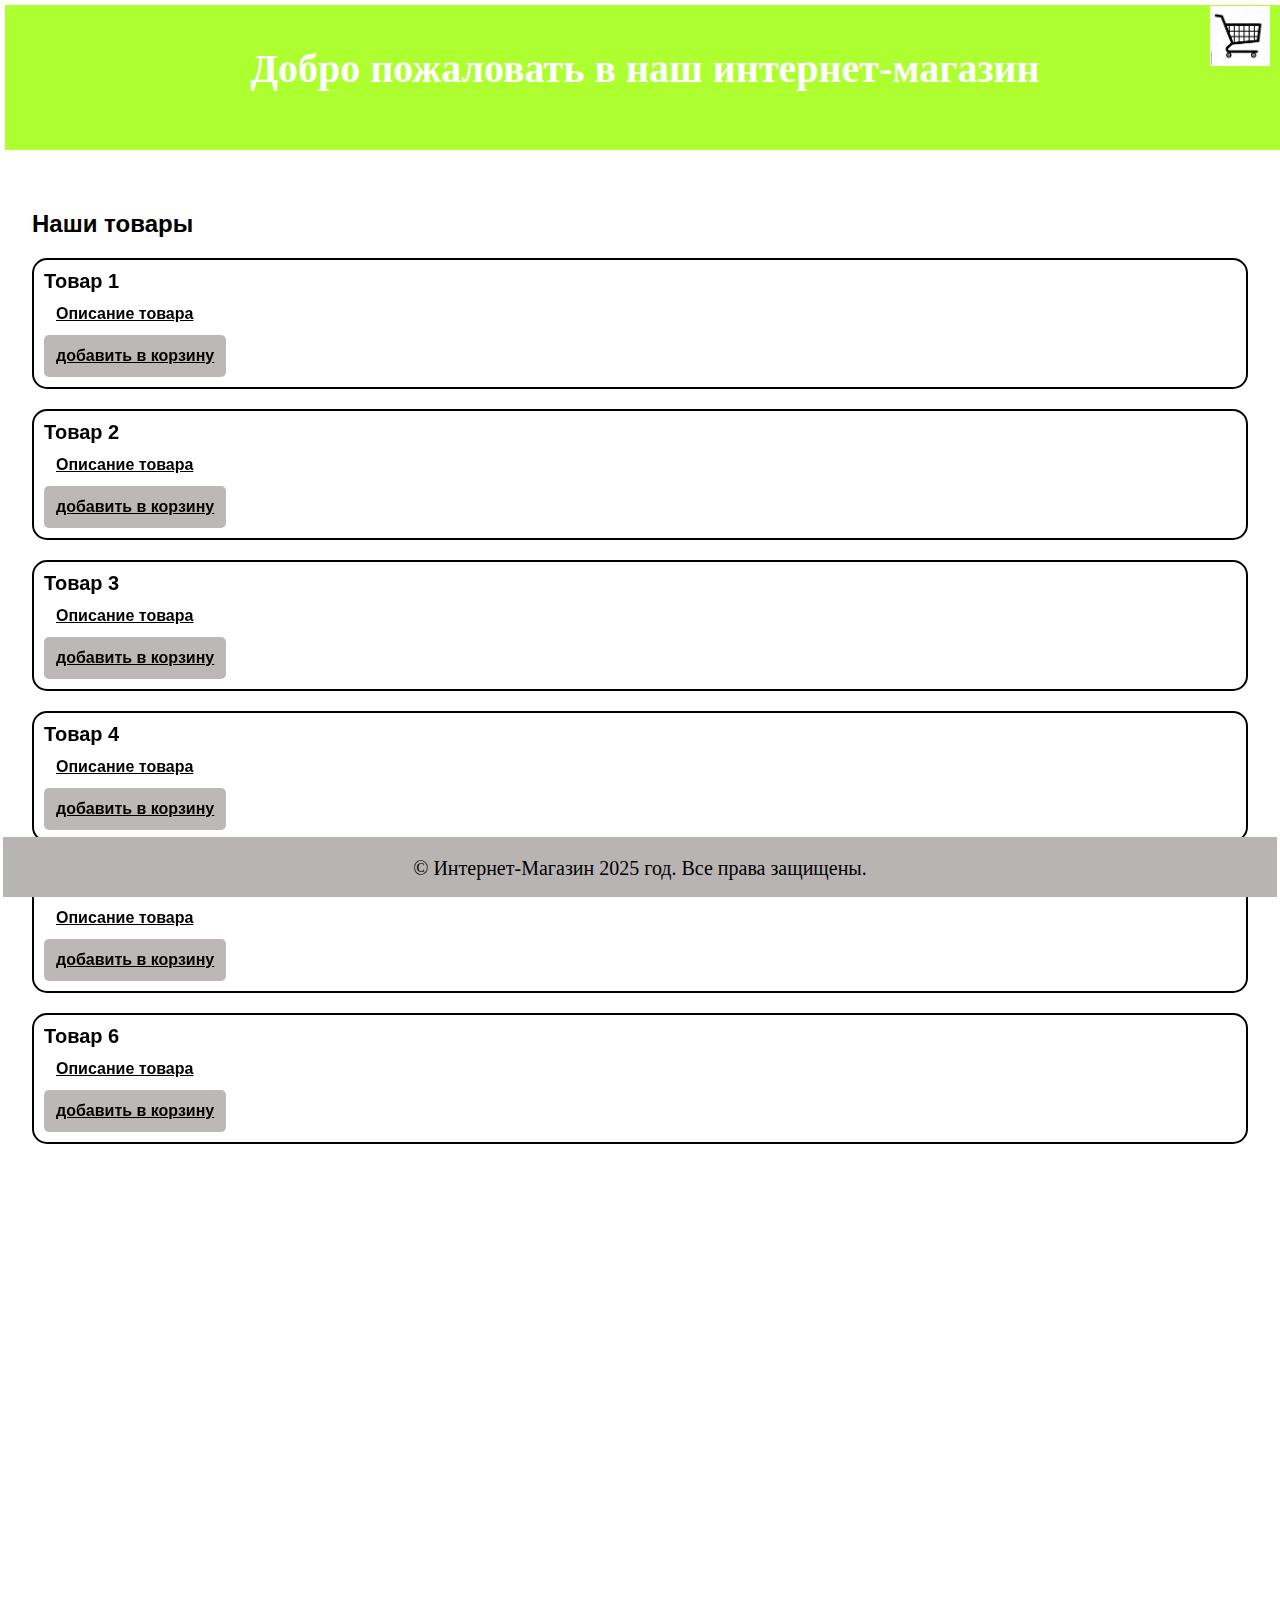
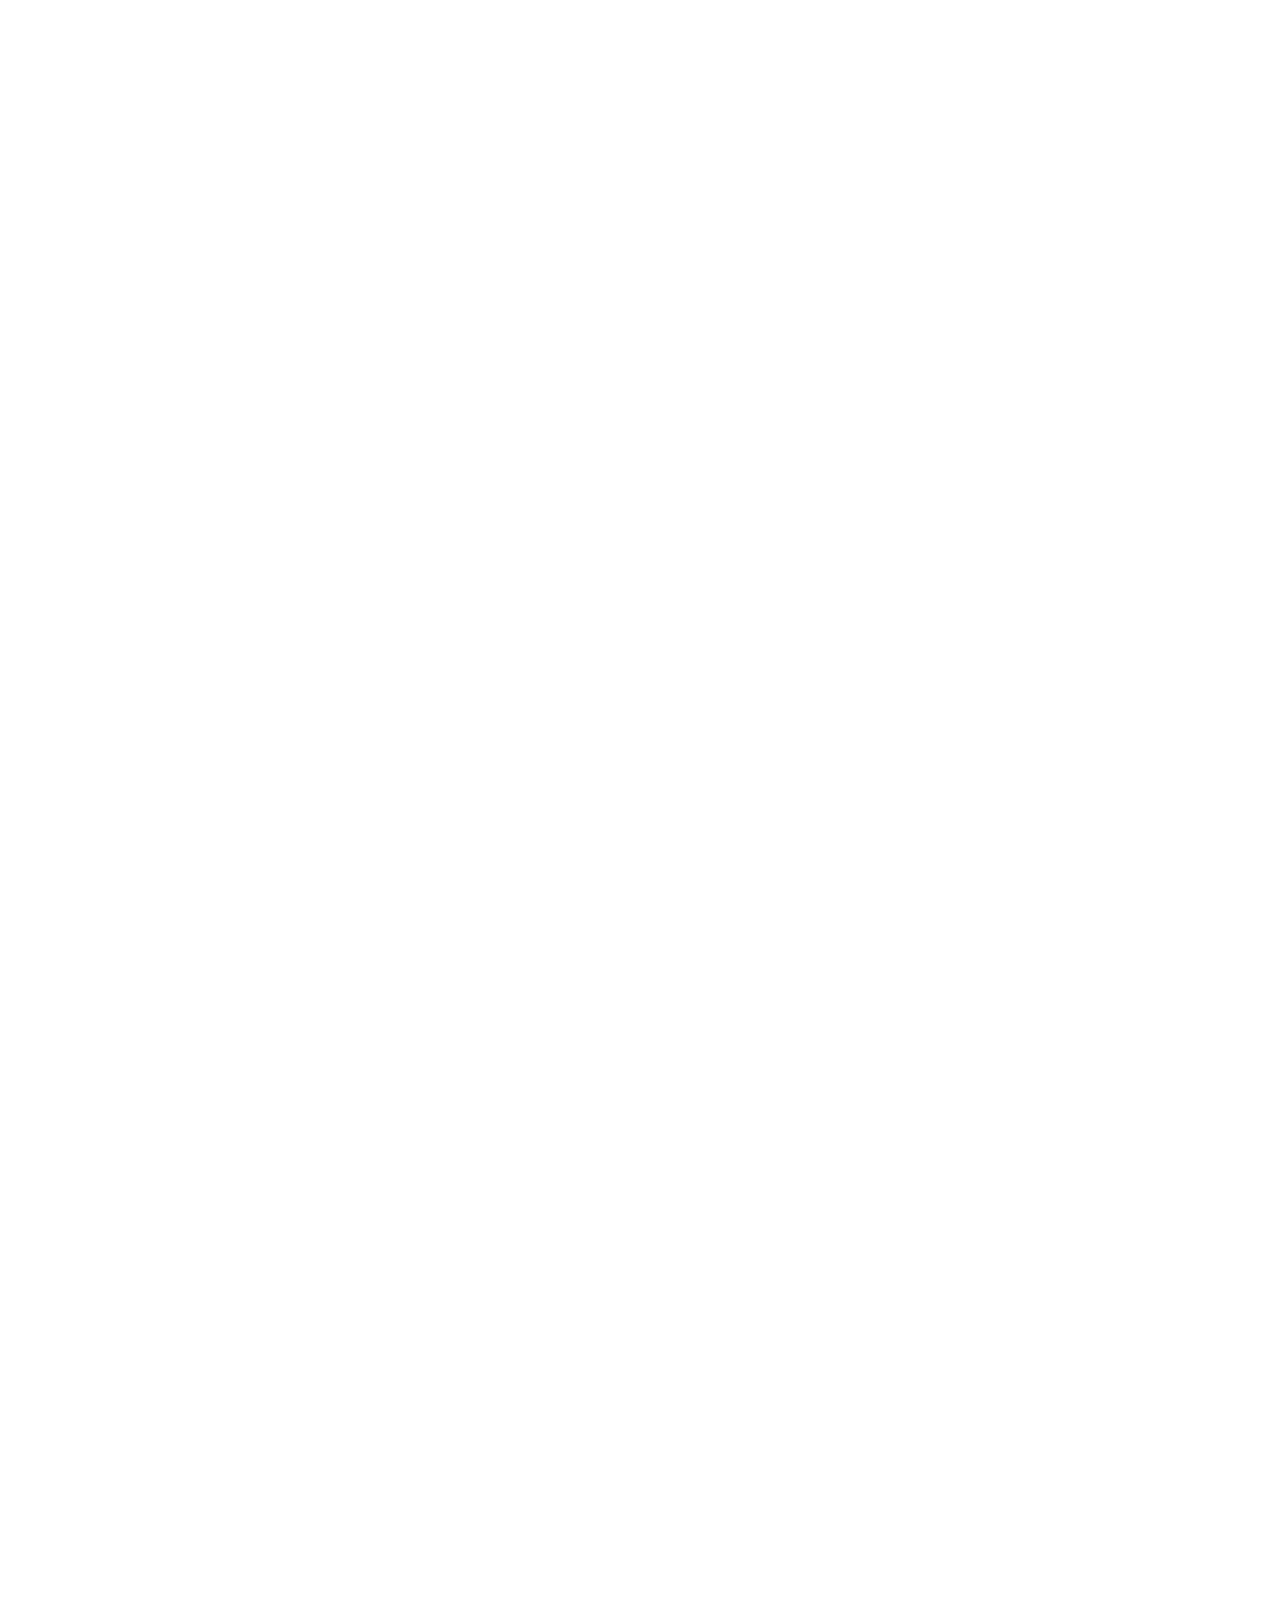
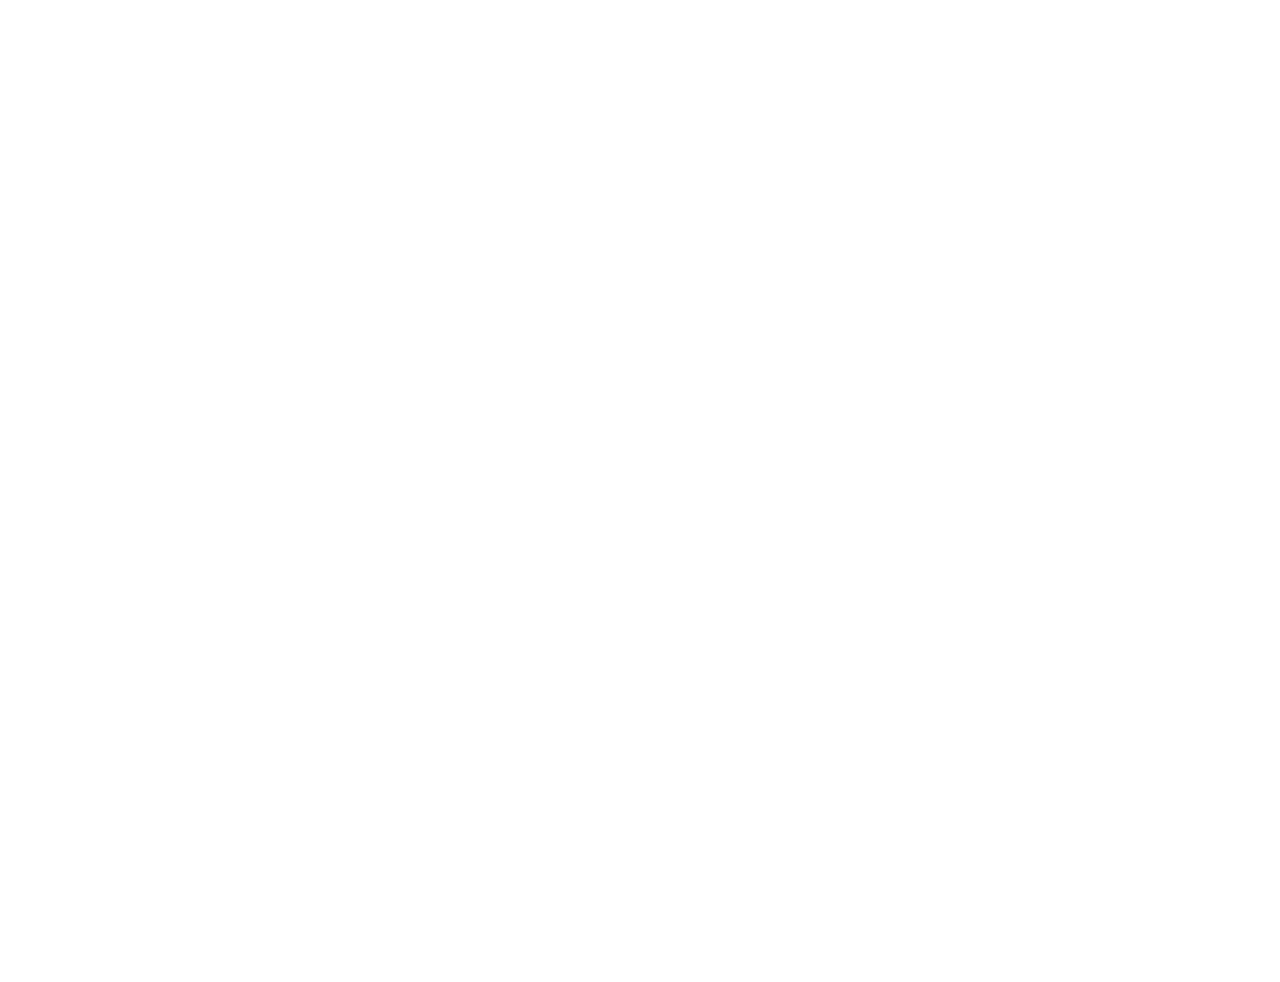
<file: l s 7/index.html>
<!DOCTYPE html>
<html lang="en">
  <head>
    <meta charset="UTF-8">
    <meta name="viewport" content="width=device-width, initial-scale=1"> 
    <title>Позиционирование</title>
    <link rel="stylesheet" href="css/style.css">
  </head>
  <body>
       
           
           <header class="header">
            <div class="text"> Добро пожаловать в наш интернет-магазин</div>
            <div class="cart">
                <img src="img/Корзина.jpg" alt="тележка магазинная">
            </div>
            </header> 
        
        <div class="show"> 
            <h2>Наши товары </h2>
            <div class="product"> Товар 1
              <a href="Товар 1" class="description">Описание товара</a>
              <a href="Корзина" class="Basket">добавить в корзину</a>
            </div>
            <div class="product">Товар 2
              <a href="Товар 2" class="description">Описание товара</a>
              <a href="Корзина" class="Basket">добавить в корзину</a>
            </div> 
            <div class="product">Товар 3
              <a href="Товар 3" class="description">Описание товара</a>
              <a href="Корзина" class="Basket">добавить в корзину</a>
            </div> 
            <div class="product">Товар 4
              <a href="Товар 4" class="description">Описание товара</a>
              <a href="Корзина" class="Basket">добавить в корзину</a>
            </div> 
            <div class="product">Товар 5
              <a href="Товар 5" class="description">Описание товара</a>
              <a href="Корзина" class="Basket">добавить в корзину</a>
            </div> 
            <div class="product">Товар 6
              <a href="Товар 6" class="description">Описание товара</a>
              <a href="Корзина" class="Basket">добавить в корзину</a>
            </div> 
        </div> 
           <footer>
                <div class="foot"> © Интернет-Магазин 2025 год. Все права защищены.</div>
           </footer>
        
  </body>
</html>
</file>
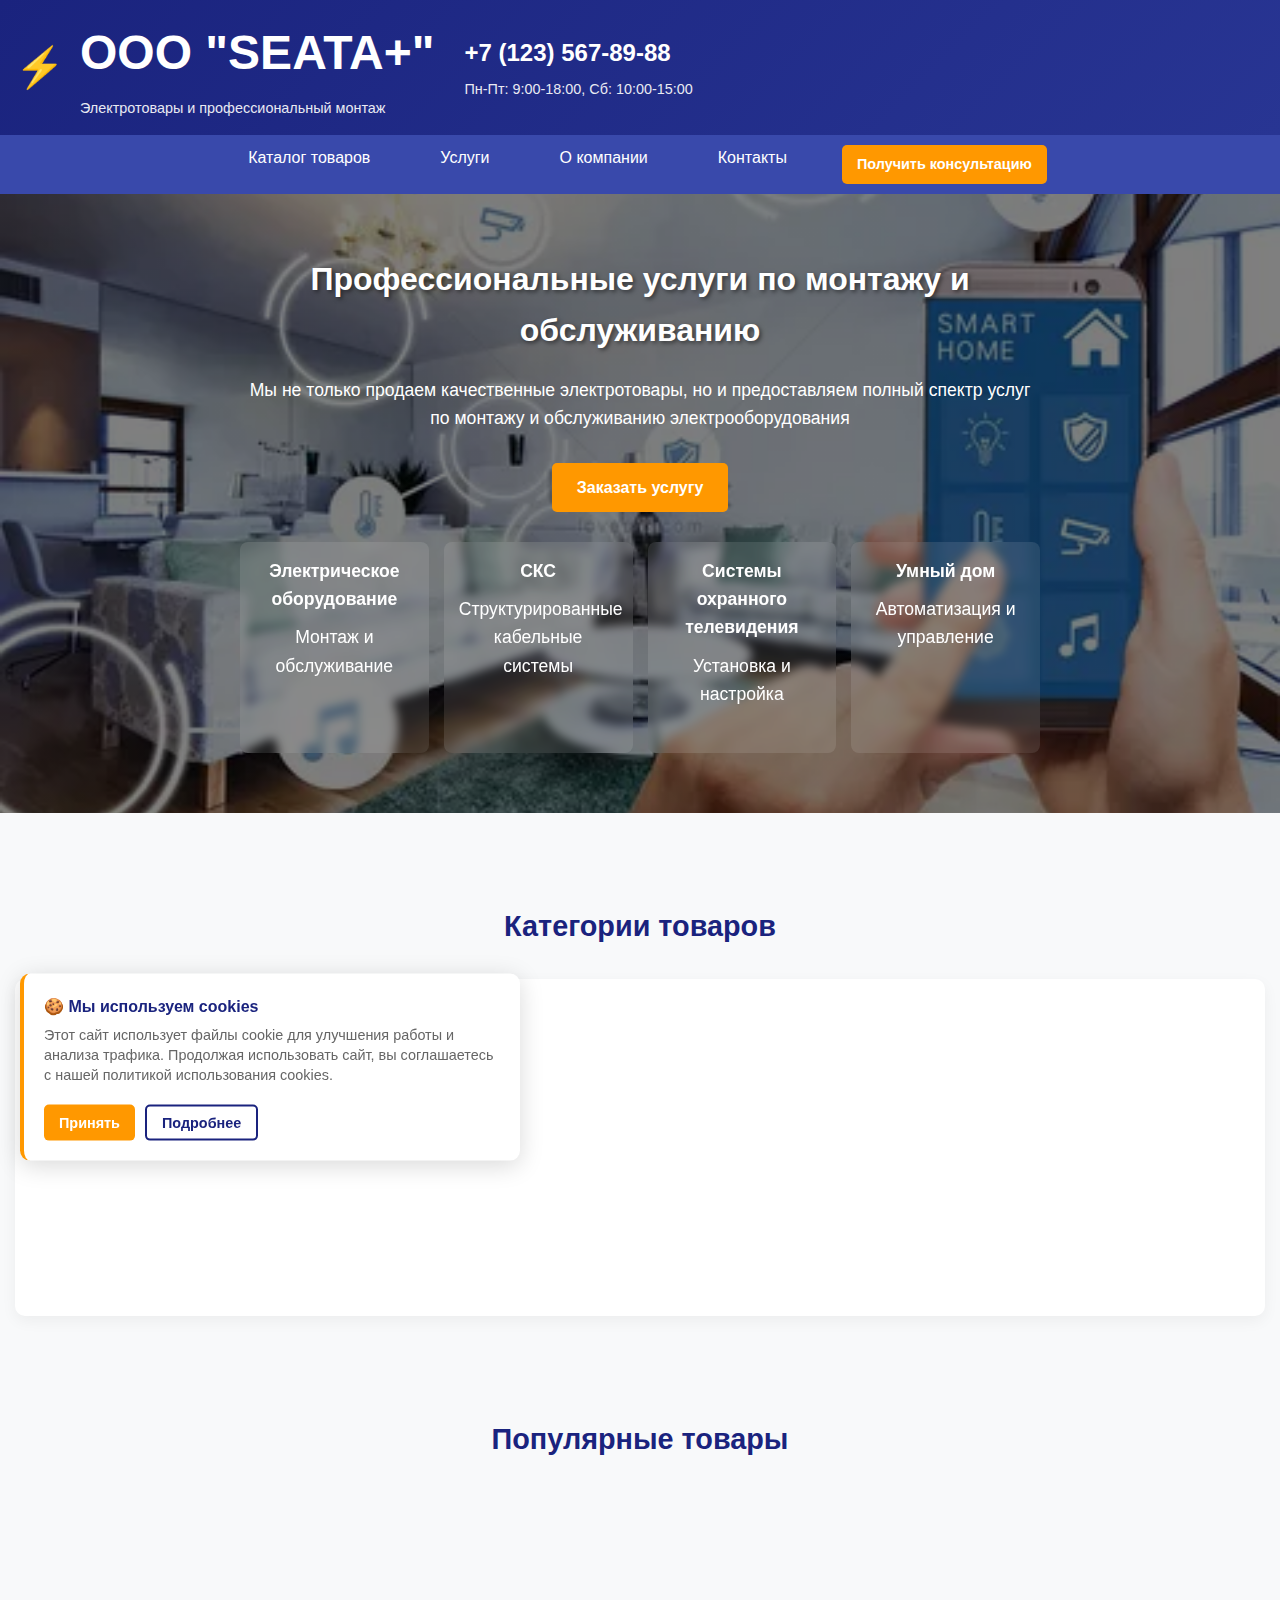
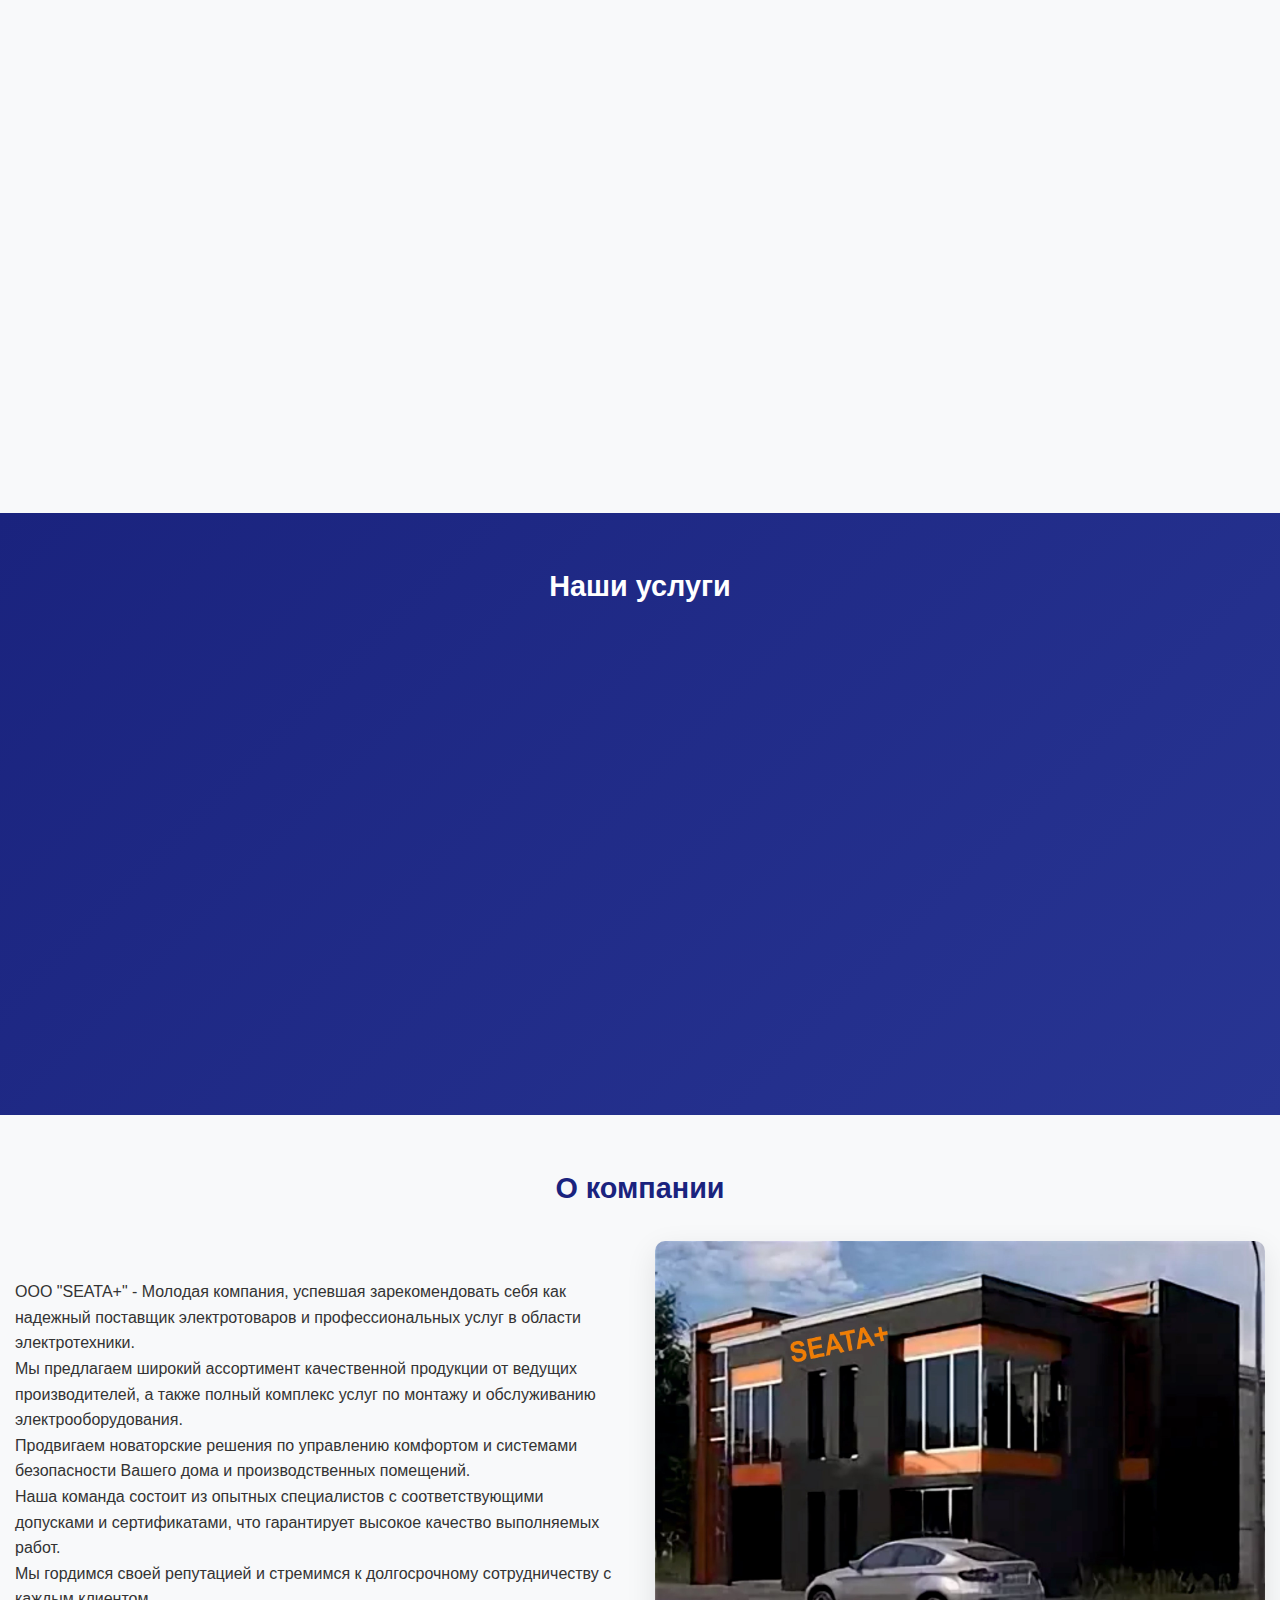
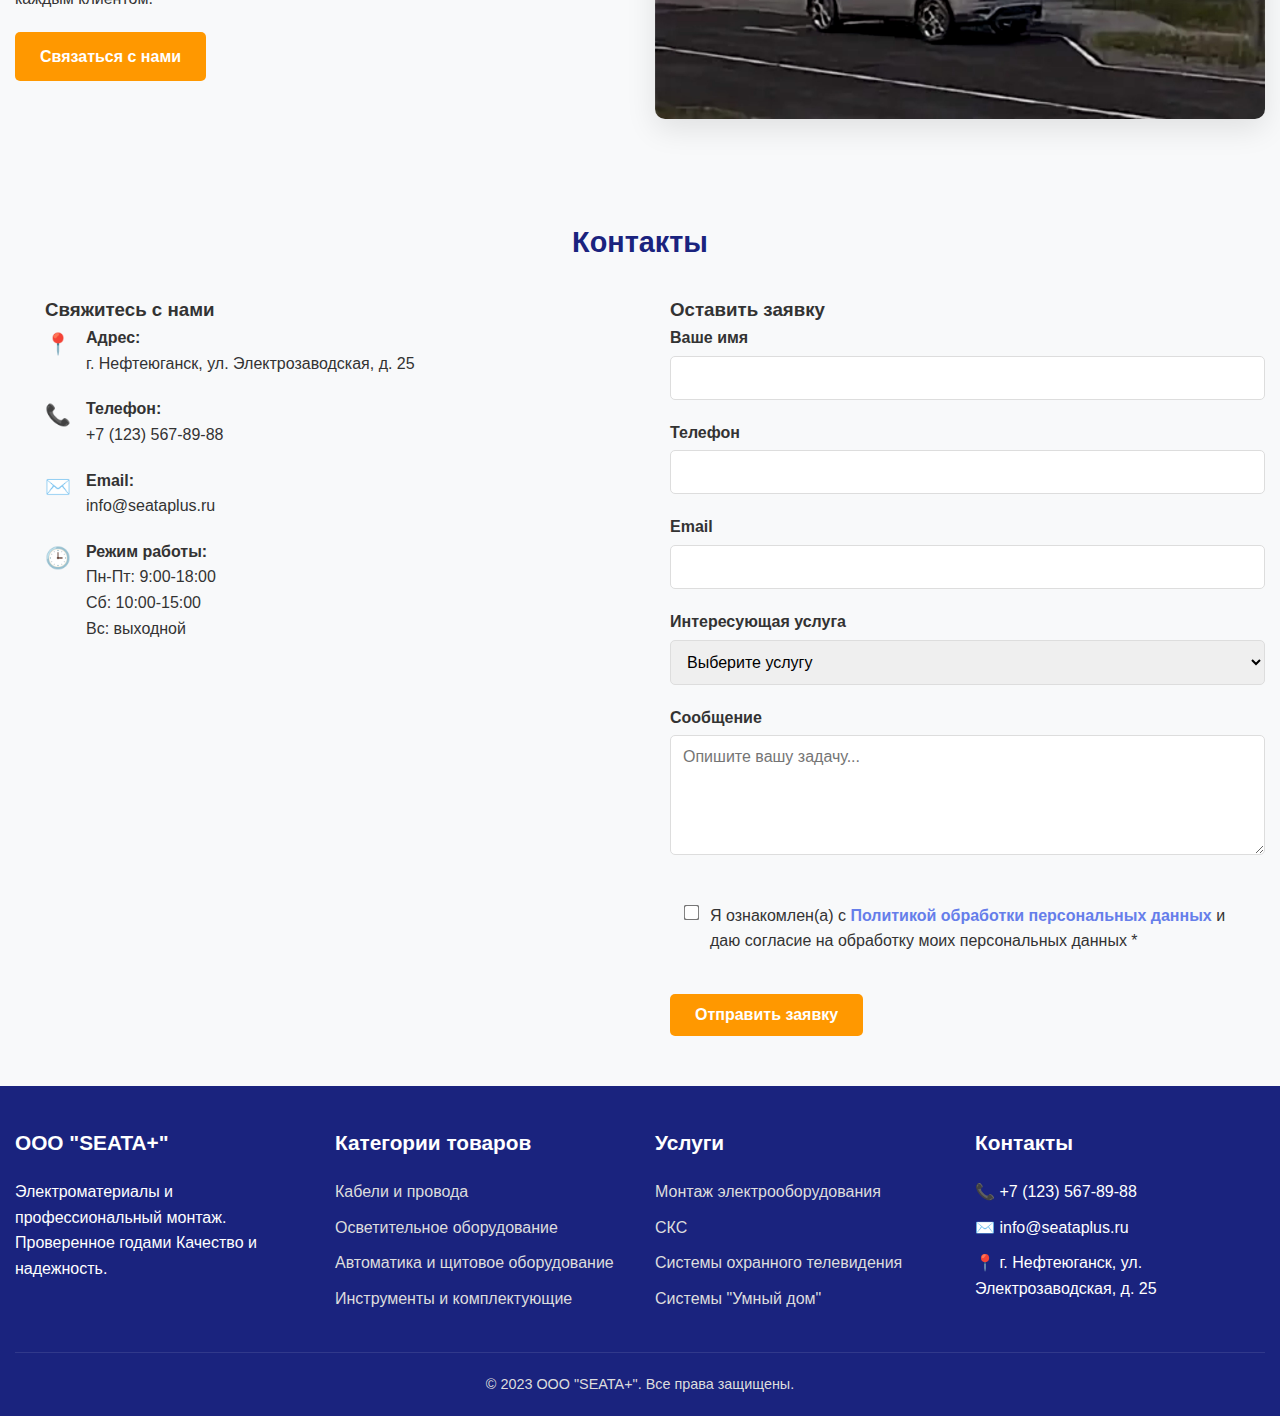
<file: Electrical/product.html>
<!DOCTYPE html>
<html lang="ru">
<head>
    <meta charset="UTF-8">
    <meta name="viewport" content="width=device-width, initial-scale=1.0">
    <title>Описание товара - ООО "SEATA+"</title>
   <link href="https://cdn.jsdelivr.net/npm/bootstrap@5.3.8/dist/css/bootstrap.min.css" rel="stylesheet" integrity="sha384-sRIl4kxILFvY47J16cr9ZwB07vP4J8+LH7qKQnuqkuIAvNWLzeN8tE5YBujZqJLB" crossorigin="anonymous">
   <link rel="stylesheet" href="css/product.css">
   
</head>
<body>
    <!-- Шапка -->
    <header>
        <div class="container">
            <div class="header-content">
                <div class="logo">
                    <div class="logo-icon">⚡</div>
                    <div class="logo-text">
                        <h1>ООО "SEATA+"</h1>
                        <p>Электротовары и профессиональный монтаж</p>
                    </div>
                </div>
                <div class="contact-info">
                    <div class="phone">+7 (123) 567-89-88</div>
                    <div class="work-hours">Пн-Пт: 9:00-18:00, Сб: 10:00-15:00</div>
                </div>
            </div>
        </div>
    </header>

    <!-- Навигация Доработать -->
    <nav>
        <div class="container">
            <ul>
                <li><a href="index.html">Главная</a></li>
                <li><a href="index.html#products">Каталог товаров</a></li>
                <li><a href="index.html#services">Услуги</a></li>
                <li><a href="index.html#about">О компании</a></li>
                <li><a href="index.html#contacts">Контакты</a></li>
            </ul>
        </div>
    </nav>

    <!-- Детали товара -->
    <section class="product-detail">
        <div class="container">
            <!-- Хлебные крошки доработать ссылки -->
            <div class="breadcrumb">
                <a href="index.html">Главная</a> > 
                <a href="index.html#products">Каталог товаров</a> > 
                <span id="breadcrumb-category">Категория</span> > 
                <span id="breadcrumb-product">Товар</span>
            </div>

            <div class="product-layout">
                <!-- Галерея товара доработать -->
                <div class="product-gallery">
                    <div class="main-image">
                        <img id="main-product-image" src="" alt="Основное изображение товара">
                    </div>
                    <div class="thumbnails" id="product-thumbnails">
                        <!-- Миниатюры будут добавлены через JS -->
                    </div>
                </div>

                <!-- Информация о товаре -->
                <div class="product-info">
                    <h1 class="product-title" id="product-title">Название товара</h1>
                    <p class="product-description" id="product-description">Описание товара</p>
                    
                    <div class="product-price" id="product-price">0 ₽</div>
                    
                    <div class="product-meta">
                        <div class="meta-item">
                            <span class="meta-label">Артикул</span>
                            <span class="meta-value" id="product-sku">-</span>
                        </div>
                        <div class="meta-item">
                            <span class="meta-label">В наличии</span>
                            <span class="meta-value" id="product-stock">-</span>
                        </div>
                        <div class="meta-item">
                            <span class="meta-label">Рейтинг</span>
                            <span class="meta-value" id="product-rating">-</span>
                        </div>
                    </div>

                    <div class="product-actions-detail">
                        <button class="btn btn-large" onclick="addToCartDetail()">Добавить в корзину</button>
                        <button class="btn btn-outline" onclick="addToWishlist()">В избранное</button>
                    </div>

                    <div class="delivery-info">
                        <h4>Условия доставки:</h4>
                        <ul>
                            <li>🚚 Бесплатная доставка при заказе от 5000 ₽</li>
                            <li>⏱ Доставка за 1-2 дня по городу</li>
                            <li>📦 Самовывоз со склада</li>
                        </ul>
                    </div>
                </div>
            </div>

            <!-- Табы с дополнительной информацией -->
            <div class="product-tabs">
                <div class="tabs">
                    <div class="tab active" onclick="switchTab('description')">Описание</div>
                    <div class="tab" onclick="switchTab('specs')">Характеристики</div>
                    <div class="tab" onclick="switchTab('reviews')">Отзывы</div>
                    <div class="tab" onclick="switchTab('docs')">Документы</div>
                </div>

                <div class="tab-content active" id="description-tab">
                    <h3>Подробное описание</h3>
                    <p id="detailed-description">Здесь будет подробное описание товара...</p>
                </div>

                <div class="tab-content" id="specs-tab">
                    <h3>Технические характеристики</h3>
                    <table class="specs-table" id="specs-table">
                        <!-- Характеристики будут добавлены через JS -->
                    </table>
                </div>

                <div class="tab-content" id="reviews-tab">
                    <h3>Отзывы покупателей</h3>
                    <div id="reviews-container">
                        <p>Отзывов пока нет. Будьте первым!</p>
                    </div>
                </div>

                <div class="tab-content" id="docs-tab">
                    <h3>Документация</h3>
                    <ul id="docs-list">
                        <li><a href="#" class="btn btn-outline">📄 Сертификат соответствия</a></li>
                        <li><a href="#" class="btn btn-outline">📄 Инструкция по монтажу</a></li>
                        <li><a href="#" class="btn btn-outline">📄 Гарантийный талон</a></li>
                    </ul>
                </div>
            </div>

            <!-- Похожие товары -->
            <div class="related-products">
                <h2 class="section-title">С этим товаром обычно покупают:</h2>
                <div class="products-grid" id="related-products">
                    <!-- Похожие товары будут добавлены через JS -->
                </div>
            </div>
        </div>
    </section>

    <!-- Футер -->
    <footer>
        <div class="container">
            <div class="footer-content">
                <div class="footer-column">
                    <h3>ООО "SEATA+"</h3>
                    <p>Электротовары и профессиональный монтаж. Проверенное Качество и надежность.</p>
                </div>
                <div class="footer-column">
                    <h3>Контакты</h3>
                    <ul>
                        <li>📞 +7 (123) 567-89-88</li>
                        <li>✉️ info@seataplus.ru</li>
                        <li>📍 г. Нефтеюганск, ул. Электрозаводская, д. 25</li>
                    </ul>
                </div>
            </div>
            <div class="copyright">
                <p>&copy; 2023 ООО "SEATA+". Все права защищены.</p>
            </div>
        </div>
    </footer>

    <!-- <script>
        // База данных товаров
        const products = {
            'cable-vvg': {
                title: 'Кабель ВВГнг 3х1.5',
                description: 'Медный кабель с ПВХ изоляцией, не распространяющий горение. Предназначен для передачи и распределения электроэнергии в стационарных установках на номинальное переменное напряжение 660/1000 В частоты 50 Гц.',
                price: '85 ₽/м',
                fullPrice: '85',
                category: 'Кабели и провода',
                sku: 'CVVG315',
                stock: 'В наличии',
                rating: '4.8/5',
                images: [
                    'img/VVGng 3x1.5 cable.webp',
                    'img/VVGng 3x1.5 cable_2.webp',
                    'img/VVGng 3x1.5 cable_3.webp'
                ],
                detailedDescription: 'Кабель ВВГнг 3х1.5 - это современный кабель с медными жилами и ПВХ изоляцией, который не распространяет горение. Идеально подходит для монтажа электропроводки в жилых и коммерческих помещениях.',
                specs: {
                    'Количество жил': '3',
                    'Сечение жилы': '1.5 мм²',
                    'Материал жилы': 'Медь',
                    'Изоляция': 'ПВХ',
                    'Напряжение': '660/1000 В',
                    'Температура эксплуатации': '-50°C до +50°C',
                    'Срок службы': '30 лет'
                },
                related: ['breaker-16a', 'led-lamp-30w']
            },
            'breaker-16a': {
                title: 'Автоматический выключатель 16А',
                description: 'Однополюсный автомат защиты, характеристика срабатывания C. Предназначен для защиты электрических цепей от токов перегрузки и короткого замыкания.',
                price: '320 ₽',
                fullPrice: '320',
                category: 'Автоматика и щитовое оборудование',
                sku: 'AB16C',
                stock: 'В наличии',
                rating: '4.9/5',
                images: [
                    'img/Circuit breaker 16A.webp',
                    'img/Circuit breaker 16A_2.webp'
                ],
                detailedDescription: 'Автоматический выключатель 16А с характеристикойсрабатывания C обеспечивает надежную защиту электрических цепей от перегрузок и коротких замыканий.',
                specs: {
                    'Номинальный ток': '16 А',
                    'Количество полюсов': '1',
                    'Характеристика срабатывания': 'C',
                    'Напряжение': '230/400 В',
                    'Степень защиты': 'IP20',
                    'Способ монтажа': 'DIN-рейка'
                },
                related: ['cable-vvg', 'led-lamp-30w']
            },
            'led-lamp-30w': {
                title: 'Светодиодный светильник 30Вт',
                description: 'Потолочный защищенный светильник для офисных помещений. Высокая энергоэффективность и равномерное распределение света.',
                price: '1 850 ₽',
                fullPrice: '1850',
                category: 'Осветительное оборудование',
                sku: 'SL30W',
                stock: 'В наличии',
                rating: '4.7/5',
                images: [
                    'img/Светодиодный свет 30.webp',
                    'img/Светодиодный свет 30_2.webp'
                ],
                detailedDescription: 'Современный светодиодный светильник мощностью 30Вт для офисных и коммерческих помещений с защитой от пыли. Обеспечивает комфортное освещение без бликов.',
                specs: {
                    'Мощность': '30 Вт',
                    'Световой поток': '3300 лм',
                    'Цветовая температура': '4000K',
                    'Индекс цветопередачи': '>80',
                    'Степень защиты': 'IP20',
                    'Срок службы': '50000 часов'
                },
                related: ['cable-vvg', 'breaker-16a']
            }
        };

        // Загрузка данных товара
        document.addEventListener('DOMContentLoaded', function() {
            const productId = sessionStorage.getItem('currentProduct');
            const product = products[productId];

            if (product) {
                loadProductData(product);
                loadRelatedProducts(product.related);
            } else {
                // Если товар не найден, перенаправляем на главную
                window.location.href = 'index.html';
            }
        });

        function loadProductData(product) {
            // Основная информация
            document.getElementById('product-title').textContent = product.title;
            document.getElementById('product-description').textContent = product.description;
            document.getElementById('product-price').textContent = product.price;
            document.getElementById('breadcrumb-category').textContent = product.category;
            document.getElementById('breadcrumb-product').textContent = product.title;
            document.getElementById('product-sku').textContent = product.sku;
            document.getElementById('product-stock').textContent = product.stock;
            document.getElementById('product-rating').textContent = product.rating;
            document.getElementById('detailed-description').textContent = product.detailedDescription;

            // Галерея изображений
            const mainImage = document.getElementById('main-product-image');
            const thumbnailsContainer = document.getElementById('product-thumbnails');

            mainImage.src = product.images[0];
            mainImage.alt = product.title;

            thumbnailsContainer.innerHTML = '';
            product.images.forEach((image, index) => {
                const thumbnail = document.createElement('div');
                thumbnail.className = `thumbnail ${index === 0 ? 'active' : ''}`;
                thumbnail.innerHTML = `<img src="${image}" alt="${product.title} - изображение ${index + 1}">`;
                thumbnail.onclick = () => switchImage(image, thumbnail);
                thumbnailsContainer.appendChild(thumbnail);
            });

            // Характеристики
            const specsTable = document.getElementById('specs-table');
            specsTable.innerHTML = '';
            for (const [key, value] of Object.entries(product.specs)) {
                const row = document.createElement('tr');
                row.innerHTML = `
                    <td class="spec-name">${key}</td>
                    <td>${value}</td>
                `;
                specsTable.appendChild(row);
            }
        }

        function loadRelatedProducts(relatedIds) {
            const relatedContainer = document.getElementById('related-products');
            relatedContainer.innerHTML = '';

            relatedIds.forEach(productId => {
                const product = products[productId];
                if (product) {
                    const productCard = document.createElement('div');
                    productCard.className = 'product-card';
                    productCard.innerHTML = `
                        <div class="product-image">
                            <img src="${product.images[0]}" alt="${product.title}">
                        </div>
                        <div class="product-content">
                            <h3>${product.title}</h3>
                            <p>${product.description.substring(0, 100)}...</p>
                            <div class="product-price-small">${product.price}</div>
                            <div class="product-actions">
                                <button class="btn btn-small" onclick="addToCart(this)">В корзину</button>
                                <button class="btn btn-small btn-outline" onclick="viewProduct('${productId}')">Подробнее</button>
                            </div>
                        </div>
                    `;
                    relatedContainer.appendChild(productCard);
                }
            });
        }

        function switchImage(imageSrc, clickedThumbnail) {
            document.getElementById('main-product-image').src = imageSrc;
            
            // Убираем активный класс у всех миниатюр
            document.querySelectorAll('.thumbnail').forEach(thumb => {
                thumb.classList.remove('active');
            });
            
            // Добавляем активный класс к clickedThumbnail
            clickedThumbnail.classList.add('active');
        }

        function switchTab(tabName) {
            // Убираем активный класс у всех табов и контента
            document.querySelectorAll('.tab').forEach(tab => {
                tab.classList.remove('active');
            });
            document.querySelectorAll('.tab-content').forEach(content => {
                content.classList.remove('active');
            });

            // Добавляем активный класс к выбранному табу и контенту
            document.querySelector(`.tab[onclick="switchTab('${tabName}')"]`).classList.add('active');
            document.getElementById(`${tabName}-tab`).classList.add('active');
        }

        function addToCartDetail() {
            const productId = sessionStorage.getItem('currentProduct');
            const product = products[productId];
            
            if (product) {
                alert(`Товар "${product.title}" добавлен в корзину!`);
                // Здесь можно добавить логику для реальной корзины
            }
        }

        function addToWishlist() {
            const productId = sessionStorage.getItem('currentProduct');
            const product = products[productId];
            
            if (product) {
                alert(`Товар "${product.title}" добавлен в избранное!`);
            }
        }

        // Функции из основного файла
        function viewProduct(productId) {
            sessionStorage.setItem('currentProduct', productId);
            window.location.href = 'product.html';
        }

        function addToCart(button) {
            const productCard = button.closest('.product-card');
            const productName = productCard.querySelector('h3').textContent;
            const productPrice = productCard.querySelector('.product-price-small').textContent;
            
            alert(`Товар "${productName}" добавлен в корзину!`);
            
            // Визуальный feedback
            const originalText = button.textContent;
            button.textContent = 'Добавлено!';
            button.style.background = '#4CAF50';
            
            setTimeout(() => {
                button.textContent = originalText;
                button.style.background = '';
            }, 2000);
        }
    </script> -->
    <script src="script/product.js"></script>
</body>
</html>
</file>
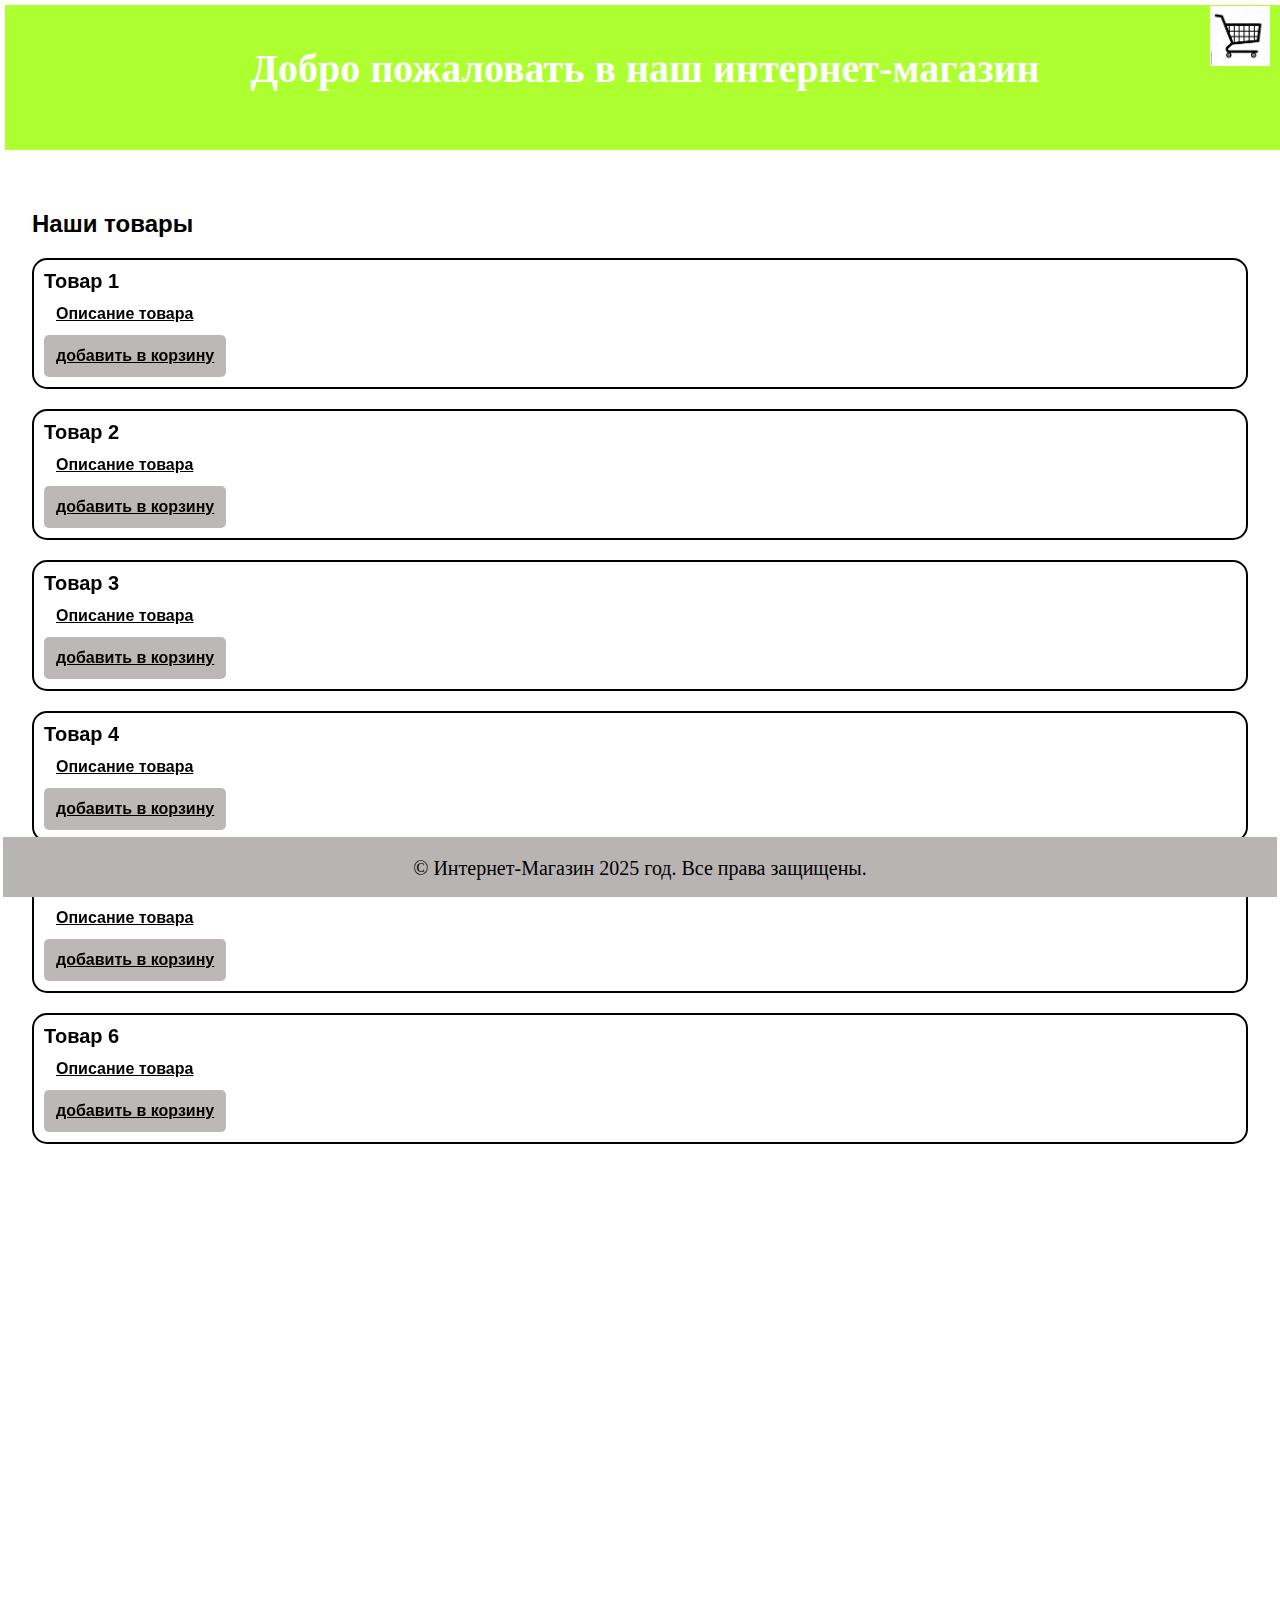
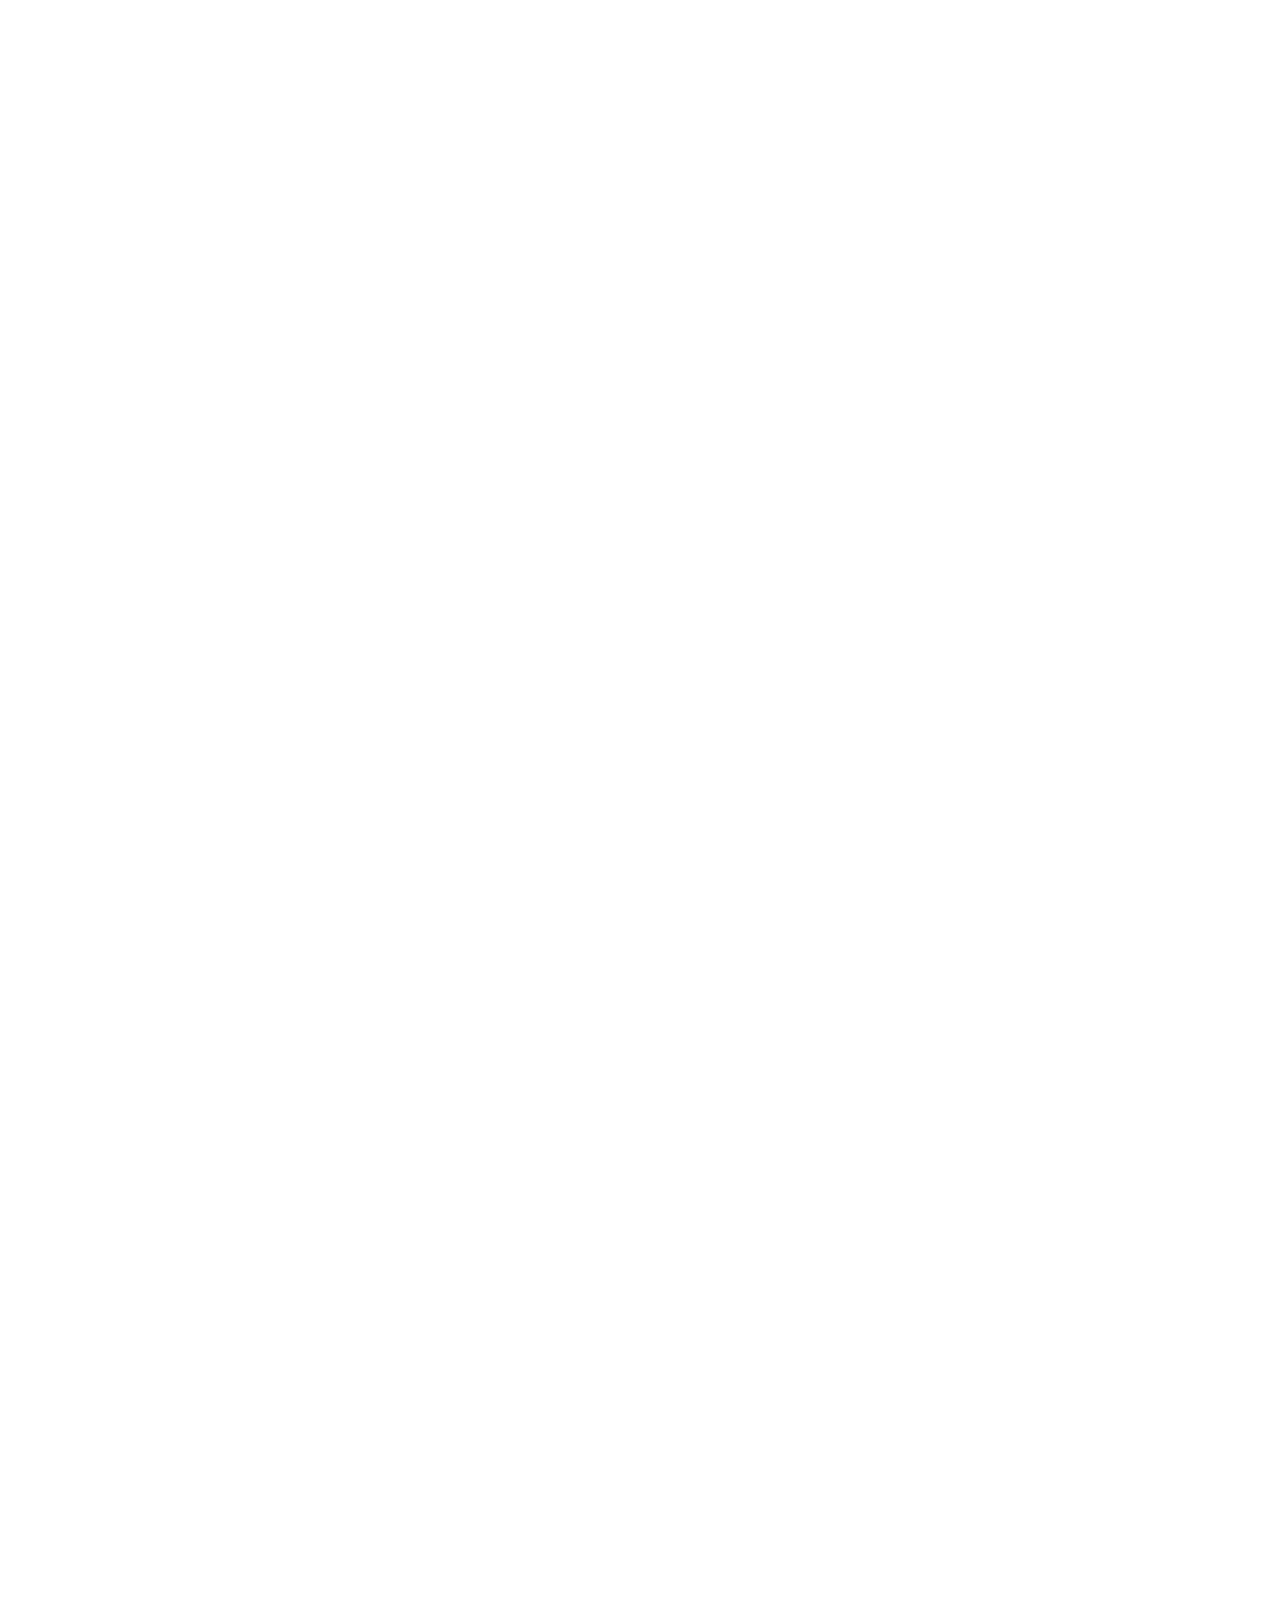
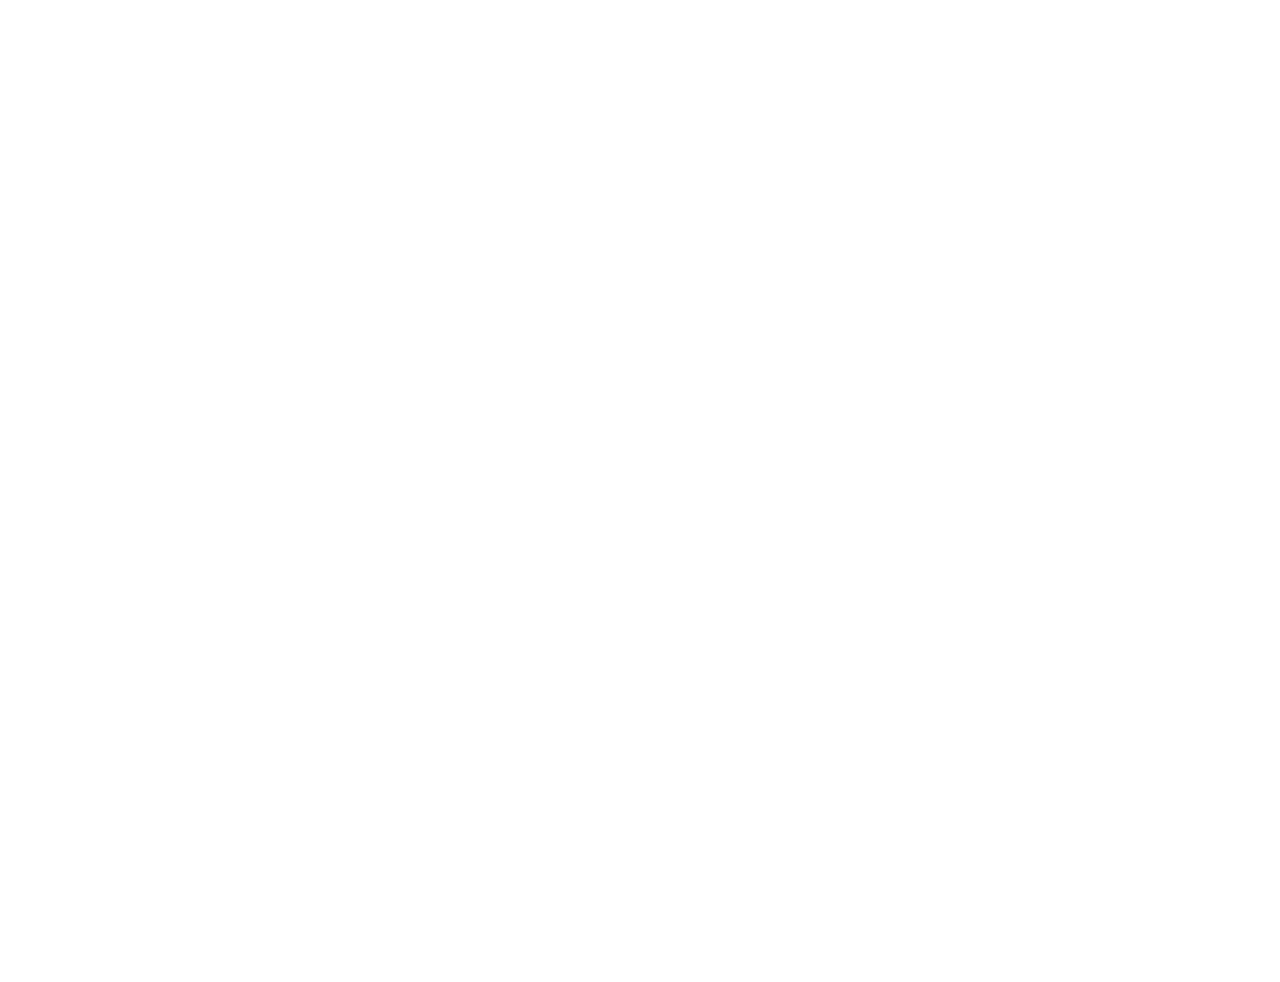
<file: l s 7/l s 7.html>
<!DOCTYPE html>
<html lang="en">
  <head>
    <meta charset="UTF-8">
    <meta name="viewport" content="width=device-width, initial-scale=1"> 
    <title>Позиционирование</title>
    <link rel="stylesheet" href="css/style.css">
  </head>
  <body>
       
           
           <header class="header">
            <div class="text"> Добро пожаловать в наш интернет-магазин</div>
            <div class="cart">
                <img src="img/Корзина.jpg" alt="тележка магазинная">
            </div>
            </header> 
        
        <div class="show"> 
            <h2>Наши товары </h2>
            <div class="product"> Товар 1
              <a href="Товар 1" class="description">Описание товара</a>
              <a href="Корзина" class="Basket">добавить в корзину</a>
            </div>
            <div class="product">Товар 2
              <a href="Товар 2" class="description">Описание товара</a>
              <a href="Корзина" class="Basket">добавить в корзину</a>
            </div> 
            <div class="product">Товар 3
              <a href="Товар 3" class="description">Описание товара</a>
              <a href="Корзина" class="Basket">добавить в корзину</a>
            </div> 
            <div class="product">Товар 4
              <a href="Товар 4" class="description">Описание товара</a>
              <a href="Корзина" class="Basket">добавить в корзину</a>
            </div> 
            <div class="product">Товар 5
              <a href="Товар 5" class="description">Описание товара</a>
              <a href="Корзина" class="Basket">добавить в корзину</a>
            </div> 
            <div class="product">Товар 6
              <a href="Товар 6" class="description">Описание товара</a>
              <a href="Корзина" class="Basket">добавить в корзину</a>
            </div> 
        </div> 
           <footer>
                <div class="foot"> © Интернет-Магазин 2025 год. Все права защищены.</div>
           </footer>
        
  </body>
</html>
</file>
<file: style.css>
body {
    margin-top: 10%;
    text-align: center;
} 

.header {
    margin-top: 1%;
    height: 20%;
    text-align: center;
    color: black;
    font-size: larger;
    background-color: blanchedalmond;
    border-bottom: 2px;
}
</file>
<file: Calculator/css/style.css>
* {
            margin: 0;
            padding: 0;
            box-sizing: border-box;
            font-family: 'Arial', sans-serif;
        }

        body {
            background: linear-gradient(135deg, #000000, #333333);
            display: flex;
            justify-content: center;
            align-items: center;
            min-height: 100vh;
            padding: 20px;
        }

        .calculator {
            background: #ffffff;
            border-radius: 20px;
            box-shadow: 0 10px 30px rgba(0, 0, 0, 0.5);
            padding: 25px;
            width: 100%;
            max-width: 350px;
            border: 2px solid #000000;
        }

        .display {
            background: #000000;
            color: #ffffff;
            border-radius: 10px;
            padding: 20px;
            margin-bottom: 20px;
            text-align: right;
            min-height: 80px;
            display: flex;
            flex-direction: column;
            justify-content: space-between;
            border: 2px solid #333333;
        }

        .previous-operation {
            font-size: 14px;
            color: #cccccc;
            min-height: 20px;
            word-wrap: break-word;
        }

        .current-operation {
            font-size: 24px;
            font-weight: bold;
            word-wrap: break-word;
        }

        .buttons-grid {
            display: grid;
            grid-template-columns: repeat(4, 1fr);
            gap: 12px;
        }

        button {
            background: #000000;
            color: #ffffff;
            border: 2px solid #000000;
            border-radius: 10px;
            padding: 18px 5px;
            font-size: 18px;
            font-weight: bold;
            cursor: pointer;
            transition: all 0.2s ease;
            outline: none;
        }

        button:hover {
            background: #333333;
            transform: translateY(-2px);
        }

        button:active {
            transform: translateY(0);
            background: #666666;
        }

        .operator {
            background: #333333;
            border-color: #333333;
        }

        .operator:hover {
            background: #555555;
        }

        .equals {
            background: #000000;
            border-color: #000000;
            grid-column: span 2;
        }

        .equals:hover {
            background: #333333;
        }

        .clear {
            background: #666666;
            border-color: #666666;
        }

        .clear:hover {
            background: #888888;
        }

        .sqrt {
            background: #333333;
            border-color: #333333;
        }

        .sqrt:hover {
            background: #555555;
        }

        .zero {
            grid-column: span 2;
        }

        @media (max-width: 400px) {
            .calculator {
                padding: 15px;
            }
            
            button {
                padding: 15px 5px;
                font-size: 16px;
            }
            
            .current-operation {
                font-size: 20px;
            }
        }
</file>
<file: Electrical/css/style.css>
* {
            margin: 0;
            padding: 0;
            box-sizing: border-box;
            font-family: 'Segoe UI', Tahoma, Geneva, Verdana, sans-serif;
        }

        body {
            background-color: #f8f9fa;
            color: #333;
            line-height: 1.6;
        }

         .container {
            margin: 0 auto;
            padding: 0 15px; 
        } 

        
        header {
            background: linear-gradient(135deg, #1a237e, #283593);
            color: white;
            padding: 15px 0;
            box-shadow: 0 2px 10px rgba(0, 0, 0, 0.1);
        }

        .header-content {
            display: flex;
            justify-content: space-between;
            align-items: center;
            flex-wrap: wrap;
        }

        .logo {
            display: flex;
            align-items: center;
            gap: 15px;
        }

        .logo-icon {
            font-size: 2.5rem;
        }

        .logo-text h1 {
            font-size: 3rem;
            margin-bottom: 5px;
        }

        .logo-text p {
            font-size: 0.9rem;
            opacity: 0.9;
        }

        
        .phone {
            font-size: 1.5rem;
            font-weight: bold;
            margin-bottom: 5px;
        }

        .work-hours {
            font-size: 0.9rem;
            opacity: 0.9;
        }

        nav {
            background-color: #3949ab;
            padding: 10px 0;
        }

        nav ul {
            display: flex;
            list-style: none;
            justify-content: center;
            flex-wrap: wrap;
            gap: 10px;
        }

        nav li {
            margin: 0 15px;
        }

        nav a {
            color: white;
            text-decoration: none;
            font-weight: 500;
            padding: 8px 15px;
            border-radius: 4px;
            transition: background-color 0.3s;
             white-space: nowrap;
        }

        nav a:hover {
            background-color: rgba(255, 255, 255, 0.1);
        }

       
        .promo-banner {
            background: linear-gradient(rgba(0, 0, 0, 0.5), rgba(0, 0, 0, 0.5)), 
                        url(../img/room.webp);
            background-size: cover;
            background-position: center;
            color: white;
            padding: 60px 0;
            text-align: center;
            margin-bottom: 40px;
        }

        .promo-content {
            max-width: 800px;
            margin: 0 auto;
        }

        .promo-content h2 {
            font-size: 2rem;
            margin-bottom: 20px;
            text-shadow: 2px 2px 4px rgba(0, 0, 0, 0.5);
        }

        .promo-content p {
            font-size: 1.1rem;
            margin-bottom: 30px;
        }

        .services-grid {
            display: grid;
            grid-template-columns: repeat(auto-fit, minmax(180px, 1fr));
            gap: 15px;
            margin-top: 30px;
        }

        .service-item {
            background: rgba(255, 255, 255, 0.1);
            padding: 15px;
            border-radius: 8px;
            backdrop-filter: blur(5px);
        }

        .service-item h3 {
            margin-bottom: 10px;
            font-size: 1.1rem;
        }

        .btn {
            display: inline-block;
            background: #ff9800;
            color: white;
            padding: 12px 25px;
            border: none;
            border-radius: 5px;
            text-decoration: none;
            font-weight: bold;
            font-size: 1rem;
            transition: background 0.3s, transform 0.2s;
            cursor: pointer;
        }

        .btn:hover {
            background: #f57c00;
            transform: translateY(-2px);
        }

      
        section {
            padding: 50px 0;
        }

        .section-title {
            text-align: center;
            margin-bottom: 30px;
            color: #1a237e;
            font-size: 1.8rem;
        }

      
        .categories {
            background-color: white;
            border-radius: 10px;
            padding: 25px;
            box-shadow: 0 5px 15px rgba(0, 0, 0, 0.05);
        }

        .categories-grid {
            display: grid;
            grid-template-columns: repeat(auto-fit, minmax(250px, 1fr));
            gap: 20px;
        }

        .category-card {
            background: #f5f5f5;
            border-radius: 8px;
            overflow: hidden;
            transition: transform 0.3s, box-shadow 0.3s;
            cursor: pointer;
        }

        .category-card:hover {
            transform: translateY(-5px);
            box-shadow: 0 10px 20px rgba(0, 0, 0, 0.1);
        }

        .category-image {
            height: 140px;
            overflow: hidden;
        }

        .category-image img {
            width: 100%;
            height: 100%;
            object-fit: cover;
            transition: transform 0.5s;
        }

        .category-card:hover .category-image img {
            transform: scale(1.1);
        }

        .category-content {
            padding: 15px;
        }

        .category-content h3 {
            margin-bottom: 10px;
            color: #1a237e;
             font-size: 1.1rem;
        }

        
        .products-grid {
            display: grid;
            grid-template-columns: repeat(auto-fit, minmax(280px, 1fr));
            gap: 30px;
        }

        .product-card {
            background: white;
            border-radius: 10px;
            overflow: hidden;
            box-shadow: 0 5px 15px rgba(0, 0, 0, 0.05);
            transition: transform 0.3s;
        }

        .product-card:hover {
            transform: translateY(-5px);
        }

        
        /* нужно доработать*/
        .product-image {
            height: 350px;
            overflow: hidden;
        }

        .product-image img {
            width: 100%;
            height: 100%;
            object-fit: cover;
            transition: transform 0.5s;
        }

        .product-content {
            padding: 20px;
        }

        .product-content h3 {
            margin-bottom: 10px;
            color: #1a237e;
            font-size: 1.1rem;
        }

        .product-price {
            font-size: 1.2rem;
            font-weight: bold;
            color: #ff9800;
            margin: 10px 0;
        }

        .product-actions {
            display: flex;
            justify-content: space-between;
            margin-top: 15px;
            gap: 10px;
        }

        .btn-small {
            padding: 8px 15px;
            font-size: 0.9rem;
            flex: 1;
        }

        .btn-outline {
            background: transparent;
            border: 2px solid #1a237e;
            color: #1a237e;
        }

        .btn-outline:hover {
            background: #1a237e;
            color: white;
        }

       
        .services {
            background: linear-gradient(135deg, #1a237e, #283593);
            color: white;
        }

        .services .section-title {
            color: white;
        }

        .services-grid-detailed {
            display: grid;
            grid-template-columns: repeat(auto-fit, minmax(280px, 1fr));
            gap: 25px;
        }

        .service-card {
            background: rgba(255, 255, 255, 0.1);
            border-radius: 10px;
            padding: 25px;
            backdrop-filter: blur(5px);
            transition: transform 0.3s;
        }

        .service-card:hover {
            transform: translateY(-5px);
        }

        .service-icon {
            font-size: 2.5rem;
            margin-bottom: 15px;
            color: #ff9800;
        }

        .service-card h3 {
            margin-bottom: 15px;
            font-size: 1.3rem;
        }

       
        .about-content {
            display: flex;
            align-items: center;
            gap: 30px;
            flex-wrap: wrap;
        }

        .about-text {
            flex: 1;
            min-width: 280px;
        }

        .about-image {
            flex: 1;
            min-width: 280px;
            border-radius: 10px;
            overflow: hidden;
            box-shadow: 0 10px 30px rgba(0, 0, 0, 0.1);
        }

        .about-image img {
            width: 100%;
            height: auto;
            display: block;
        }

     
        .contacts-content {
            display: flex;
            gap: 30px;
            flex-wrap: wrap;
        }

        .contact-info {
            flex: 1;
            min-width: 280px;
           margin-left: 30px;
        }

        .contact-form {
            flex: 1;
            min-width: 280px;
        }

        .contact-item {
            display: flex;
            align-items: flex-start;
            margin-bottom: 20px;
        }

        .contact-icon {
            font-size: 1.3rem;
            margin-right: 15px;
            color: #1a237e;
             margin-top: 2px;
        }

        .form-group {
            margin-bottom: 20px;
        }
        
        .form-group label {
            display: block;
            margin-bottom: 5px;
            font-weight: bold;
        }
       
        .form-group input,
        .form-group textarea,
        .form-group select {
            width: 100%;
            padding: 12px;
            border: 1px solid #ddd;
            border-radius: 5px;
            font-size: 1rem;
        }

       
        .form-group input:focus,
        .form-group textarea:focus,
        .form-group select:focus {
            outline: none;
            border-color: #1a237e;
            box-shadow: 0 0 0 2px rgba(26, 35, 126, 0.1);
        }


        .form-group textarea {
            height: 120px;
            resize: vertical;
        }

        /* Стили для формы не было */
        .checkbox-group {
            display: flex;
            align-items: flex-start;
            gap: 12px;
            margin: 25px 0;
            padding: 15px;
            background: #f8f9fa;
            border-radius: 8px;
        }

        .checkbox-group input {
            width: auto;
            margin-top: 3px;
            transform: scale(1.2);
        }

        .policy-link {
            color: #667eea;
            text-decoration: none;
            font-weight: 600;
            cursor: pointer;
        }

        .policy-link:hover {
            text-decoration: underline;
        }

        .error-message {
            color: #e74c3c;
            font-size: 0.85rem;
            margin-top: 5px;
            display: none;
        }

        .success-message {
            background: #d4edda;
            color: #155724;
            padding: 15px;
            border-radius: 8px;
            margin-top: 20px;
            border: 1px solid #c3e6cb;
            display: none;
        }

        
        footer {
            background: #1a237e;
            color: white;
            padding: 40px 0 20px;
        }

        .footer-content {
            display: flex;
            justify-content: space-between;
            flex-wrap: wrap;
            gap: 30px;
            margin-bottom: 30px;
        }

        .footer-column {
            flex: 1;
            min-width: 200px;
        }

        .footer-column h3 {
            margin-bottom: 20px;
            font-size: 1.3rem;
        }

        .footer-column ul {
            list-style: none;
        }

        .footer-column ul li {
            margin-bottom: 10px;
        }

        .footer-column a {
            color: #ddd;
            text-decoration: none;
            transition: color 0.3s;
        }

        .footer-column a:hover {
            color: white;
        }

        .copyright {
            text-align: center;
            padding-top: 20px;
            border-top: 1px solid rgba(255, 255, 255, 0.1);
            font-size: 0.9rem;
            color: #ddd;
        }

        
        @media (max-width: 768px) {
            .header-content {
                flex-direction: column;
                text-align: center;
                gap: 15px;
            }
            
            nav ul {
                flex-direction: column;
                align-items: center;
                gap: 10px;
            }
            
            .promo-content h2 {
                font-size: 2rem;
            }
            
            .section-title {
                font-size: 1.7rem;
            }
        }

       
        .modal {
            display: none;
            position: fixed;
            top: 0;
            left: 0;
            width: 100%;
            height: 100%;
            background: rgba(0, 0, 0, 0.7);
            z-index: 1000;
            justify-content: center;
            align-items: center;
        }

        .modal-content {
            background: white;
            padding: 25px; /* ,было 30 */
            border-radius: 10px;
            max-width: 500px;
            width: 100%; /* быдо 90 */
            position: relative;
            max-height: 80vh;
            overflow-y: auto;
        }

        .close-modal {
            position: absolute;
            top: 15px;
            right: 15px;
            font-size: 1.5rem;
            cursor: pointer;
            color: #777;
        }

        .close-modal:hover {
            color: #333;

        }
       
       .cookies-notification {
           position: fixed;
           bottom: 20px;
           left: 20px;
           right: 20px;
           background: white;
           border-radius: 10px;
           box-shadow: 0 5px 25px rgba(0, 0, 0, 0.15);
           z-index: 1000;
           padding: 20px;
           max-width: 500px;
           transform: translateY(150%);
           transition: transform 0.5s ease;
           border-left: 4px solid #ff9800;
       }

       .cookies-notification.show {
           transform: translateY(0);
       }

       .cookies-content {
           display: flex;
           align-items: center;
           gap: 20px;
           flex-wrap: wrap;
       }

       .cookies-text {
           flex: 1;
           min-width: 250px;
       }

       .cookies-text h4 {
           margin-bottom: 5px;
           color: #1a237e;
       }

       .cookies-text p {
           font-size: 0.9rem;
           color: #666;
           margin: 0;
           line-height: 1.4;
       }

       .cookies-buttons {
           display: flex;
           gap: 10px;
           flex-shrink: 0;
       }

       @media (max-width: 768px) {
           .cookies-notification {
               left: 10px;
               right: 10px;
               bottom: 10px;
           }
    
           .cookies-content {
               flex-direction: column;
               align-items: stretch;
               text-align: center;
           }
    
           .cookies-buttons {
               justify-content: center;
           }
       }
</file>
<file: l s 7/css/style.css>
body {
    min-height: 4000px;
    margin: 2px;
}

.header {
    position: fixed;
    left: 0;
    top: 0;
    width: 100%;
    padding: 30px 0;
    background-color: greenyellow;
    margin: 5px;
}
.cart {
    display: inline-block;
    
}
.cart img {
    position: absolute;
    right: 15px;
    top: 1px;
    height: 60px;
    width: auto;
    margin: 10;
}
.text {
    position: relative;
    display: block;
    color: white;
    font-size: 40px;
    font-weight: bolder;
    margin: 10px;
    text-align: center;
}
.foot {
    background-color: rgb(185, 180, 180);
    display: block;
    text-align: center;
    margin: 3px;
    font-size: 20px;
    height: 20px;
    width: auto;
    padding: 20px;
}
.product {
    display: block;
    position: relative;
    box-sizing: border-box;
    padding: 10px;
    border: 2px solid black;
    border-radius: 15px;
    margin: 20px;
    font-weight: bolder;
    font-family: Arial, Helvetica, sans-serif;
    font-size: 20px;
}
.show {
    display: block;
    margin-top: 180px;
    padding: 10px;
}
h2 {
    font-weight: bolder;
    font-family: Arial, Helvetica, sans-serif;
    font-size: 24px;
    margin: 20px;
}

footer {
position: fixed;
width: 100%;
left: 0;
bottom: 0;
}

header {
    margin-bottom: 2px;
    display: block;
}

.description {
    display: block;
    color: black;
    padding: 12px;
    border: none;
    cursor: pointer;
    font-weight: none;
    font-family: Arial, Helvetica, sans-serif;
    font-size: 16px;
}

.Basket {
    display: inline-block;
    background-color: rgb(189, 184, 184);
    color: black;
    padding: 12px;
    border-color: black;
    border: 3px;
    border: none;
    cursor: pointer;
    border-radius: 5px;
    font-weight: none;
    font-family: Arial, Helvetica, sans-serif;
    font-size: 16px;
}
</file>
<file: Electrical/css/product.css>
* {
            margin: 0;
            padding: 0;
            box-sizing: border-box;
            font-family: 'Segoe UI', Tahoma, Geneva, Verdana, sans-serif;
        }

        body {
            background-color: #f8f9fa;
            color: #333;
            line-height: 1.6;
        }

        .container {
            margin: 0 auto;
            padding: 0 15px;
        }

        
        header {
            background: linear-gradient(135deg, #1a237e, #283593);
            color: white;
            padding: 15px 0;
            box-shadow: 0 2px 10px rgba(0, 0, 0, 0.1);
        }

        .header-content {
            display: flex;
            justify-content: space-between;
            align-items: center;
            flex-wrap: wrap;
        }

        .logo {
            display: flex;
            align-items: center;
            gap: 15px;
        }

        .logo-icon {
            font-size: 2.5rem;
        }

        .logo-text h1 {
            font-size: 3rem;
            margin-bottom: 5px;
        }

        nav {
            background-color: #3949ab;
            padding: 10px 0;
        }

        nav ul {
            display: flex;
            list-style: none;
            justify-content: center;
            flex-wrap: wrap;
            gap: 10px;
        }

        nav li {
            margin: 0 15px;
        }

        nav a {
            color: white;
            text-decoration: none;
            font-weight: 500;
            padding: 8px 15px;
            border-radius: 4px;
            transition: background-color 0.3s;
            white-space: nowrap;
        }

        nav a:hover {
            background-color: rgba(255, 255, 255, 0.1);
        }

       
        .product-detail {
            padding: 40px 0;
        }

        .breadcrumb {
            margin-bottom: 30px;
            font-size: 0.9rem;
            color: #666;
        }

        .breadcrumb a {
            color: #1a237e;
            text-decoration: none;
        }

        .product-layout {
            display: grid;
            grid-template-columns: 1fr 1fr;
            gap: 40px;
            margin-bottom: 50px;
        }

        @media (max-width: 768px) {
            .product-layout {
                grid-template-columns: 1fr;
            }
        }

        .product-gallery {
            position: relative;
        }

        .main-image {
            width: 100%;
            height: 400px;
            border-radius: 10px;
            overflow: hidden;
            margin-bottom: 15px;
            box-shadow: 0 5px 15px rgba(0, 0, 0, 0.1);
        }

        .main-image img {
           max-width: 100%;
            /* width: 100%;*/
            height: 100%;
            object-fit: cover;
        }

        .thumbnails {
            display: flex;
            gap: 10px;
        }

        .thumbnail {
            width: 80px;
            height: 80px;
            border-radius: 5px;
            overflow: hidden;
            cursor: pointer;
            border: 2px solid transparent;
            transition: border-color 0.3s;
        }

        .thumbnail.active {
            border-color: #1a237e;
        }

        .thumbnail img {
            width: 100%;
            height: 100%;
            object-fit: cover;
        }

        .product-info {
            padding: 20px 0;
        }

        .product-title {
            font-size: 2rem;
            color: #1a237e;
            margin-bottom: 15px;
        }

        .product-price {
            font-size: 2rem;
            font-weight: bold;
            color: #ff9800;
            margin: 20px 0;
        }

        .product-meta {
            display: flex;
            gap: 20px;
            margin: 20px 0;
            padding: 15px;
            background: #f8f9fa;
            border-radius: 8px;
        }

        .meta-item {
            display: flex;
            flex-direction: column;
            align-items: center;
        }

        .meta-label {
            font-size: 0.8rem;
            color: #666;
        }

        .meta-value {
            font-weight: bold;
            color: #1a237e;
        }

        .product-actions-detail {
            display: flex;
            gap: 15px;
            margin: 30px 0;
        }

        .btn {
            display: inline-block;
            background: #ff9800;
            color: white;
            padding: 12px 25px;
            border: none;
            border-radius: 5px;
            text-decoration: none;
            font-weight: bold;
            font-size: 1rem;
            transition: background 0.3s, transform 0.2s;
            cursor: pointer;
            text-align: center;
        }

        .btn:hover {
            background: #f57c00;
            transform: translateY(-2px);
        }

        .btn-large {
            padding: 15px 30px;
            font-size: 1.1rem;
            flex: 2;
        }

        .btn-outline {
            background: transparent;
            border: 2px solid #1a237e;
            color: #1a237e;
            flex: 1;
        }

        .btn-outline:hover {
            background: #1a237e;
            color: white;
        }

        .product-tabs {
            margin: 50px 0;
        }

        .tabs {
            display: flex;
            border-bottom: 2px solid #e0e0e0;
            margin-bottom: 20px;
        }

        .tab {
            padding: 15px 30px;
            cursor: pointer;
            border-bottom: 3px solid transparent;
            transition: all 0.3s;
        }

        .tab.active {
            border-bottom-color: #1a237e;
            color: #1a237e;
            font-weight: bold;
        }

        .tab-content {
            display: none;
            padding: 20px;
            background: white;
            border-radius: 0 0 10px 10px;
            box-shadow: 0 5px 15px rgba(0, 0, 0, 0.05);
        }

        .tab-content.active {
            display: block;
        }

        .specs-table {
            width: 100%;
            border-collapse: collapse;
        }

        .specs-table td {
            padding: 12px;
            border-bottom: 1px solid #e0e0e0;
        }

        .specs-table tr:last-child td {
            border-bottom: none;
        }

        .spec-name {
            font-weight: bold;
            color: #1a237e;
            width: 40%;
        }

        .related-products {
            margin: 50px 0;
        }

        .section-title {
            text-align: center;
            margin-bottom: 30px;
            color: #1a237e;
            font-size: 1.8rem;
        }

        .products-grid {
            display: grid;
            grid-template-columns: repeat(auto-fit, minmax(280px, 1fr));
            gap: 30px;
        }

        .product-card {
            background: white;
            border-radius: 10px;
            overflow: hidden;
            box-shadow: 0 5px 15px rgba(0, 0, 0, 0.05);
            transition: transform 0.3s;
        }

        .product-card:hover {
            transform: translateY(-5px);
        }

        .product-image {
            height: 200px;
            overflow: hidden;
        }

        .product-image img {
            max-width: max-content;
            /* width: 100%; */
            height: 100%;
            object-fit: cover;
        }

        .product-content {
            padding: 20px;
        }

        .product-content h3 {
            margin-bottom: 10px;
            color: #1a237e;
            font-size: 1.1rem;
        }

        .product-price-small {
            font-size: 1.2rem;
            font-weight: bold;
            color: #ff9800;
            margin: 10px 0;
        }

        .btn-small {
            padding: 8px 15px;
            font-size: 0.9rem;
        }

        /* Футер */
        footer {
            background: #1a237e;
            color: white;
            padding: 40px 0 20px;
        }

        .footer-content {
            display: flex;
            justify-content: space-between;
            flex-wrap: wrap;
            gap: 30px;
            margin-bottom: 30px;
        }

        .footer-column {
            flex: 1;
            min-width: 200px;
        }

        .footer-column h3 {
            margin-bottom: 20px;
            font-size: 1.3rem;
        }

        .footer-column ul {
            list-style: none;
        }

        .footer-column ul li {
            margin-bottom: 10px;
        }

        .footer-column a {
            color: #ddd;
            text-decoration: none;
            transition: color 0.3s;
        }

        .footer-column a:hover {
            color: white;
        }

        .copyright {
            text-align: center;
            padding-top: 20px;
            border-top: 1px solid rgba(255, 255, 255, 0.1);
            font-size: 0.9rem;
            color: #ddd;

        }
</file>
